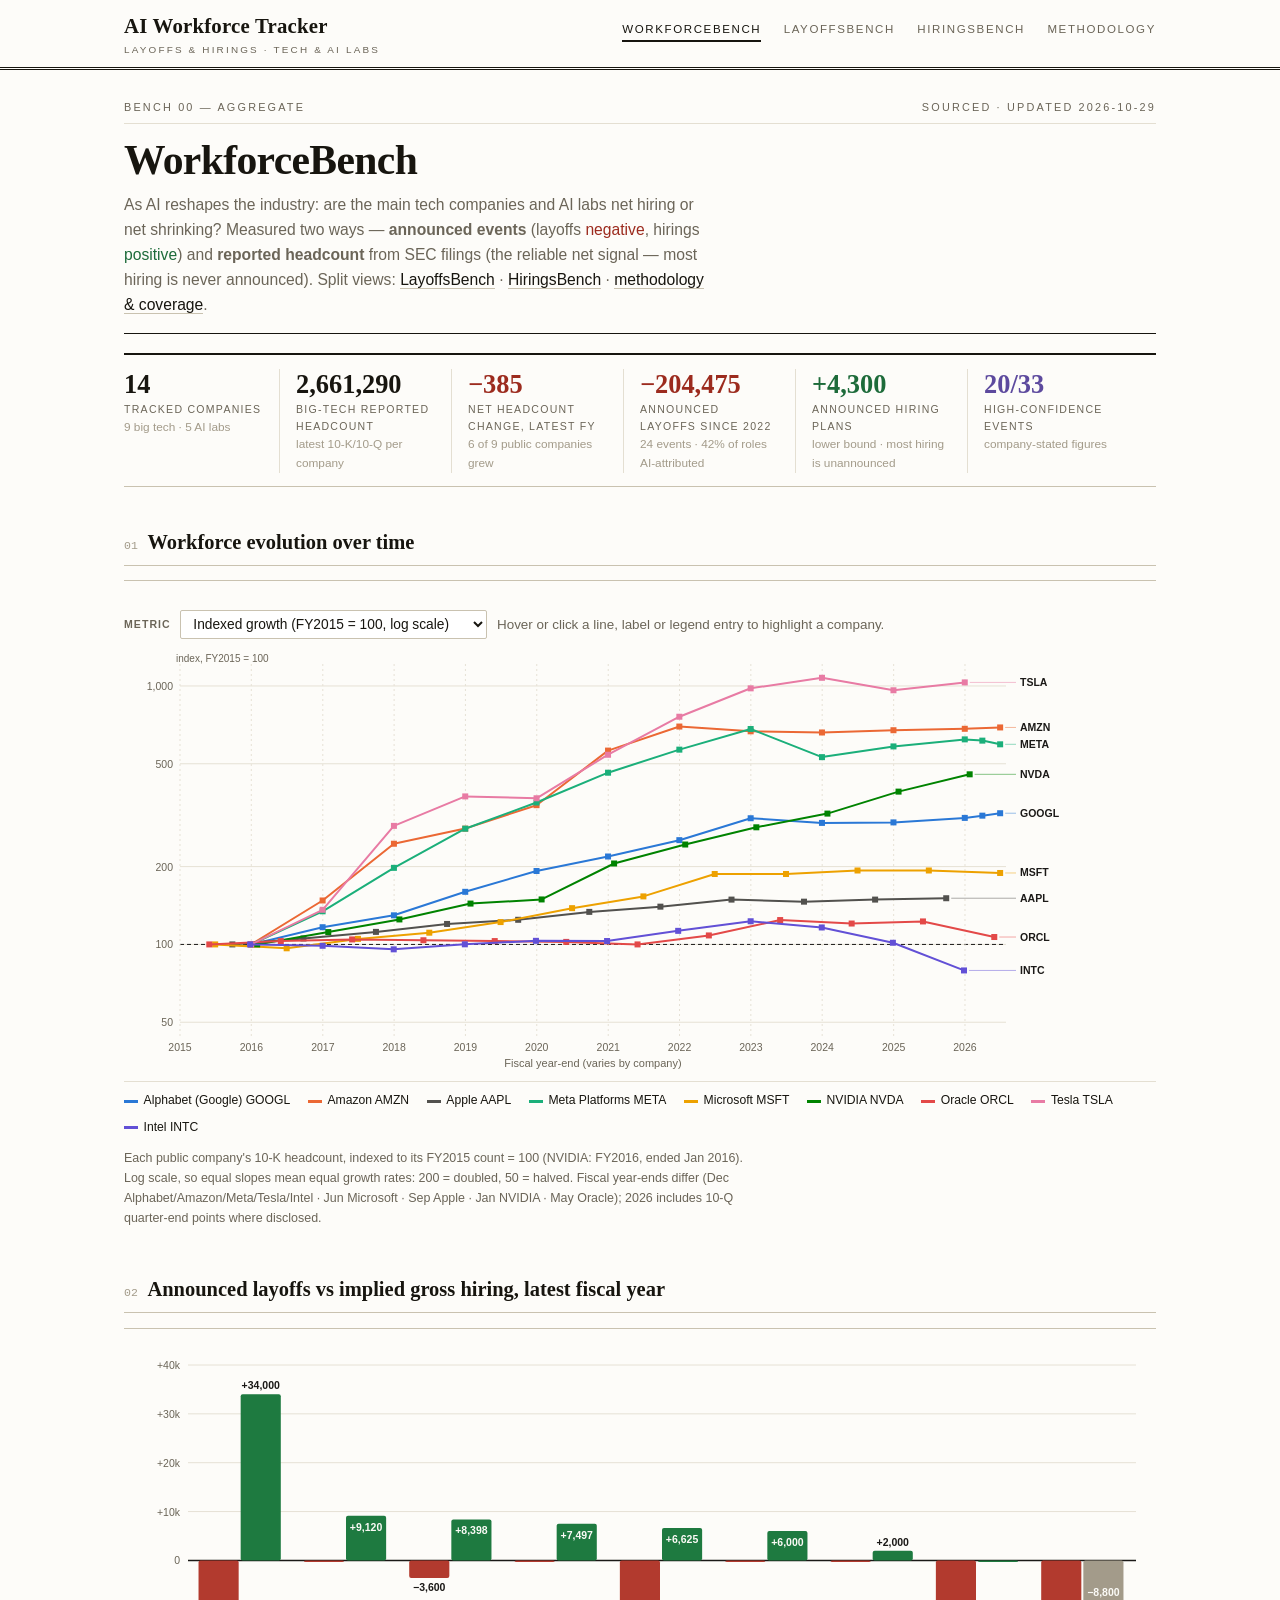
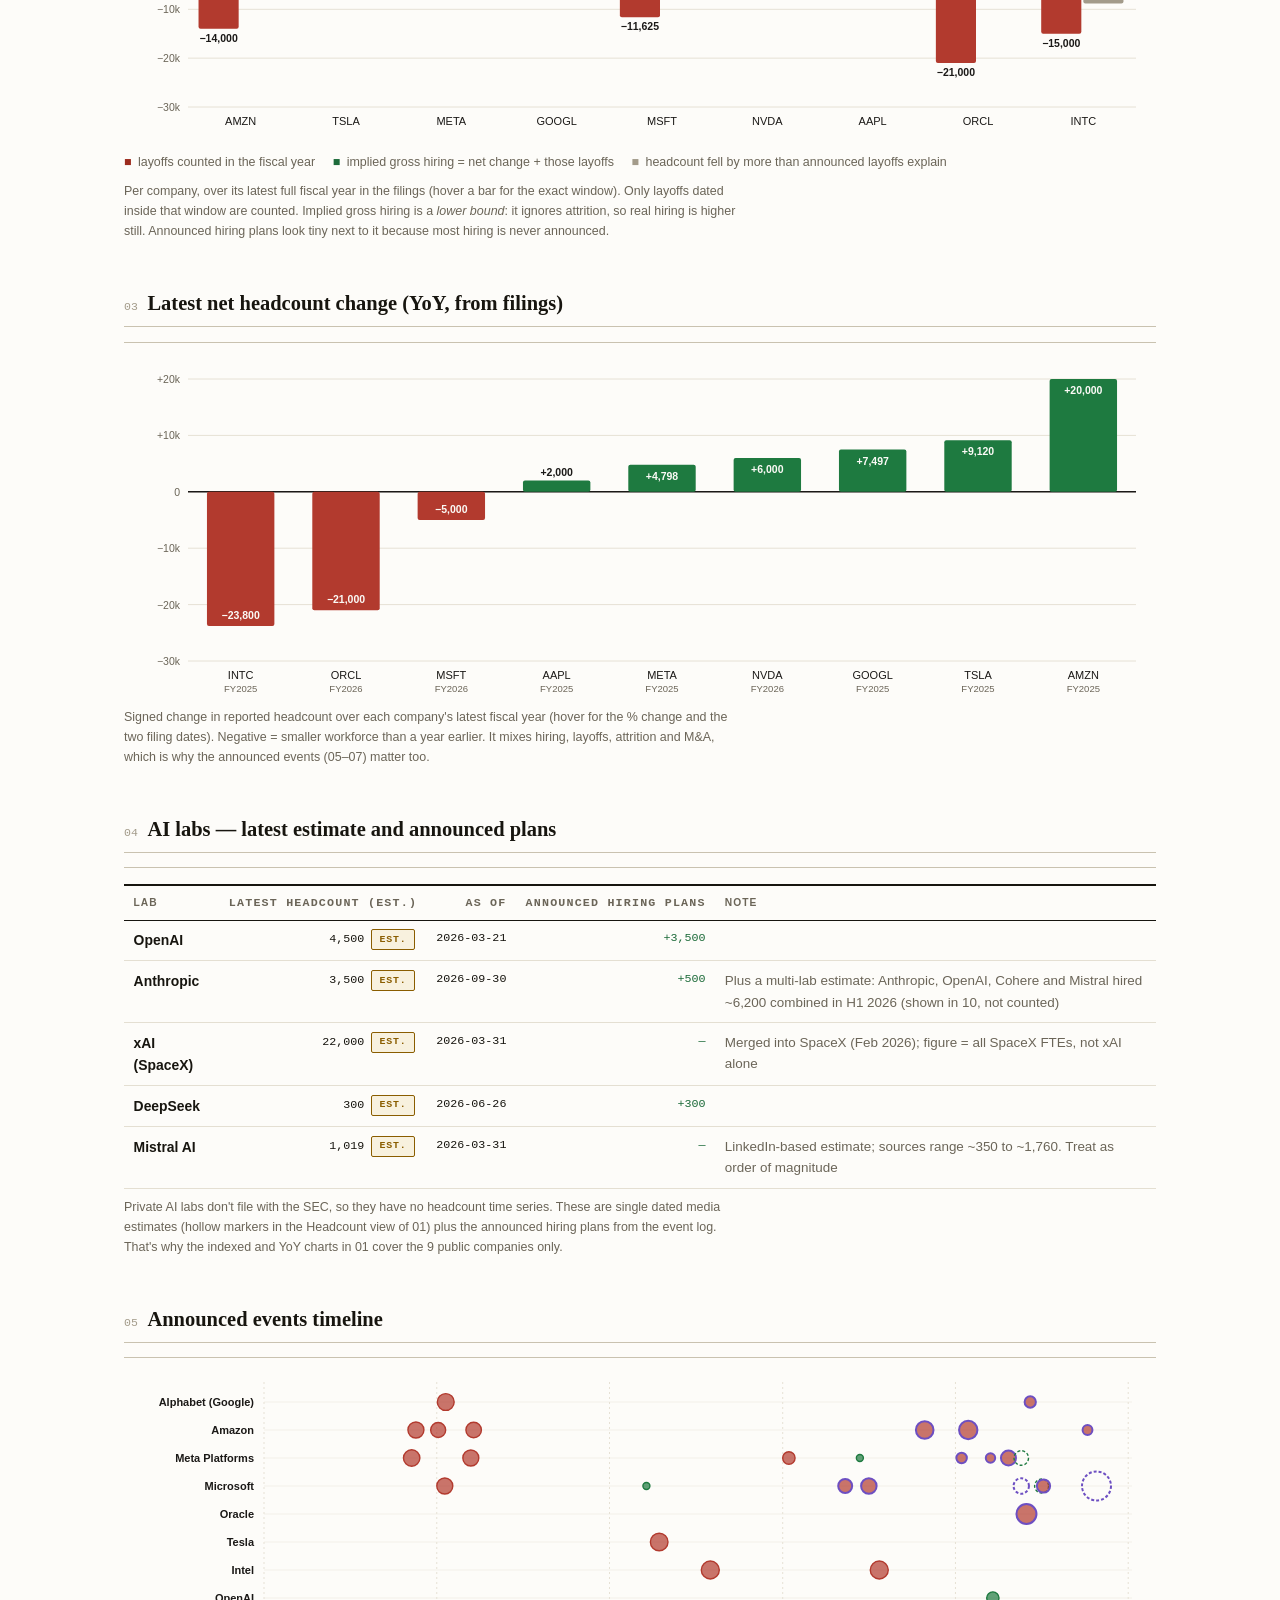
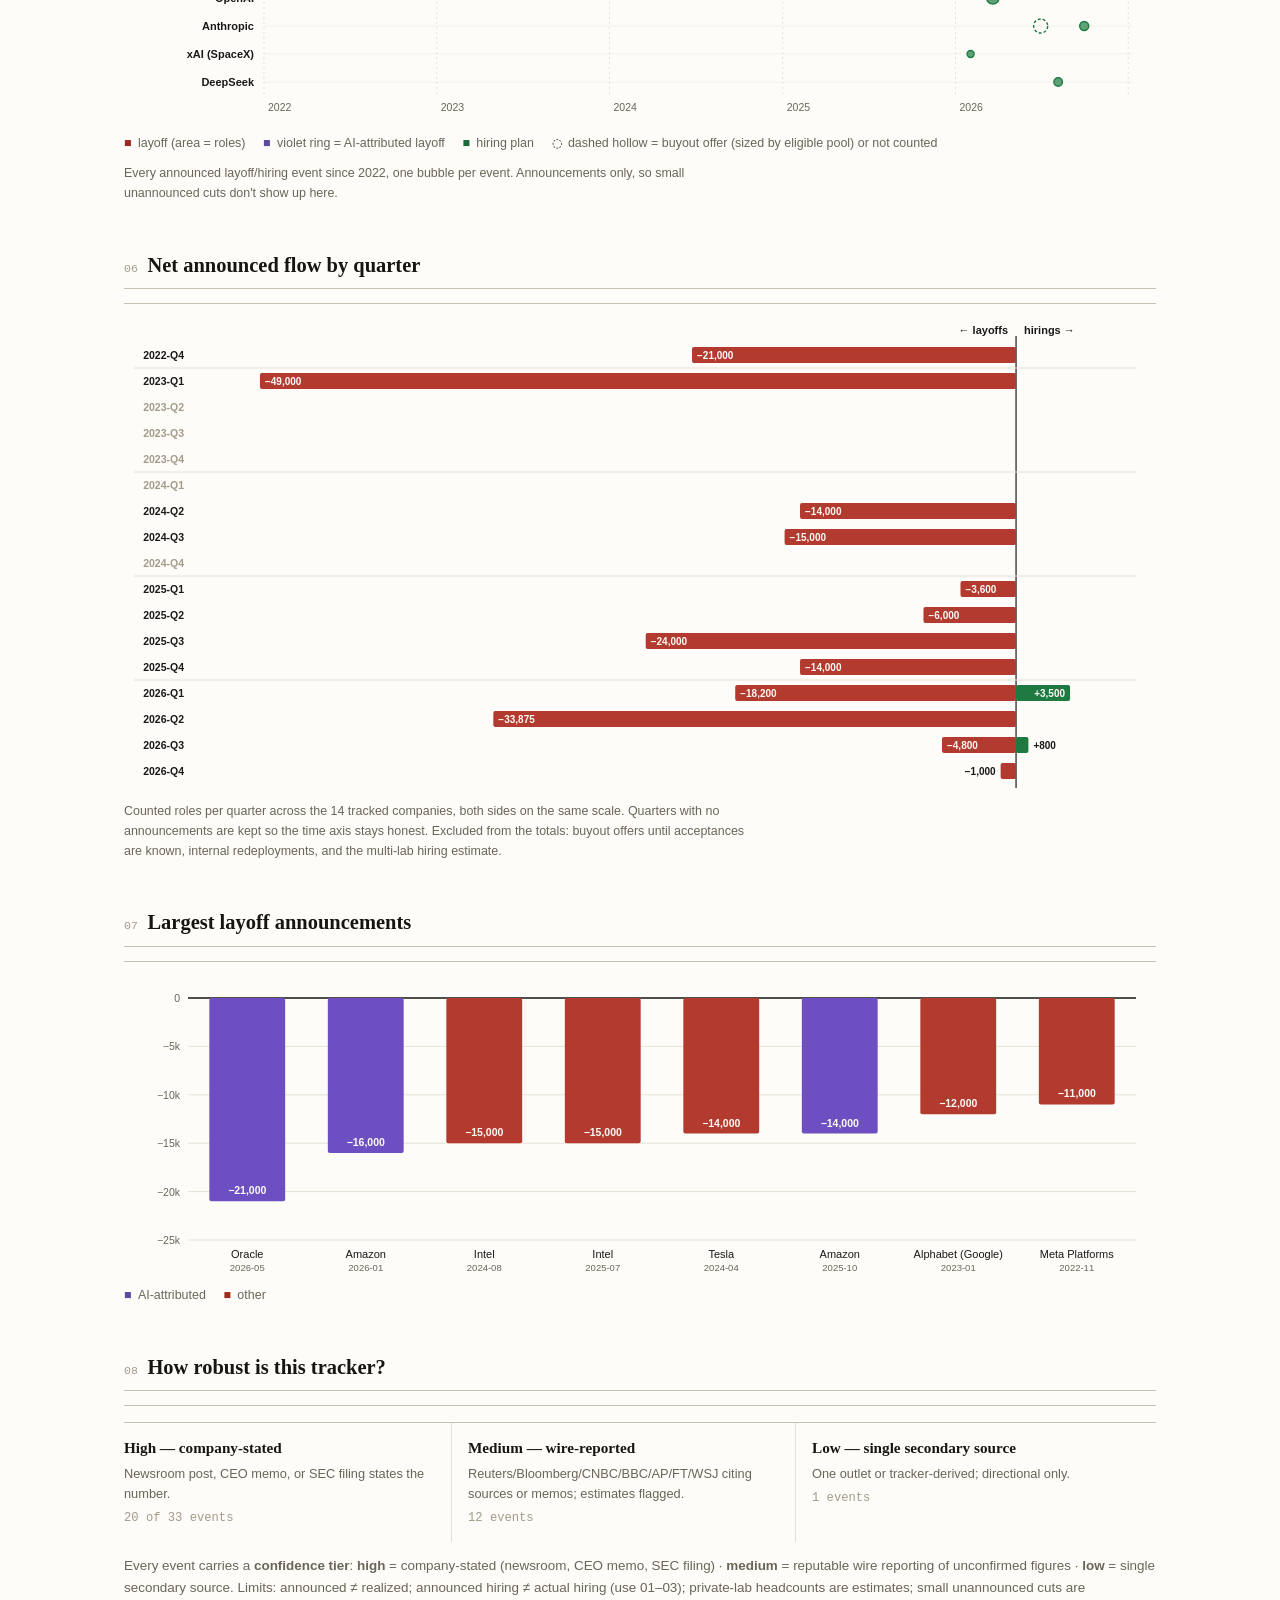
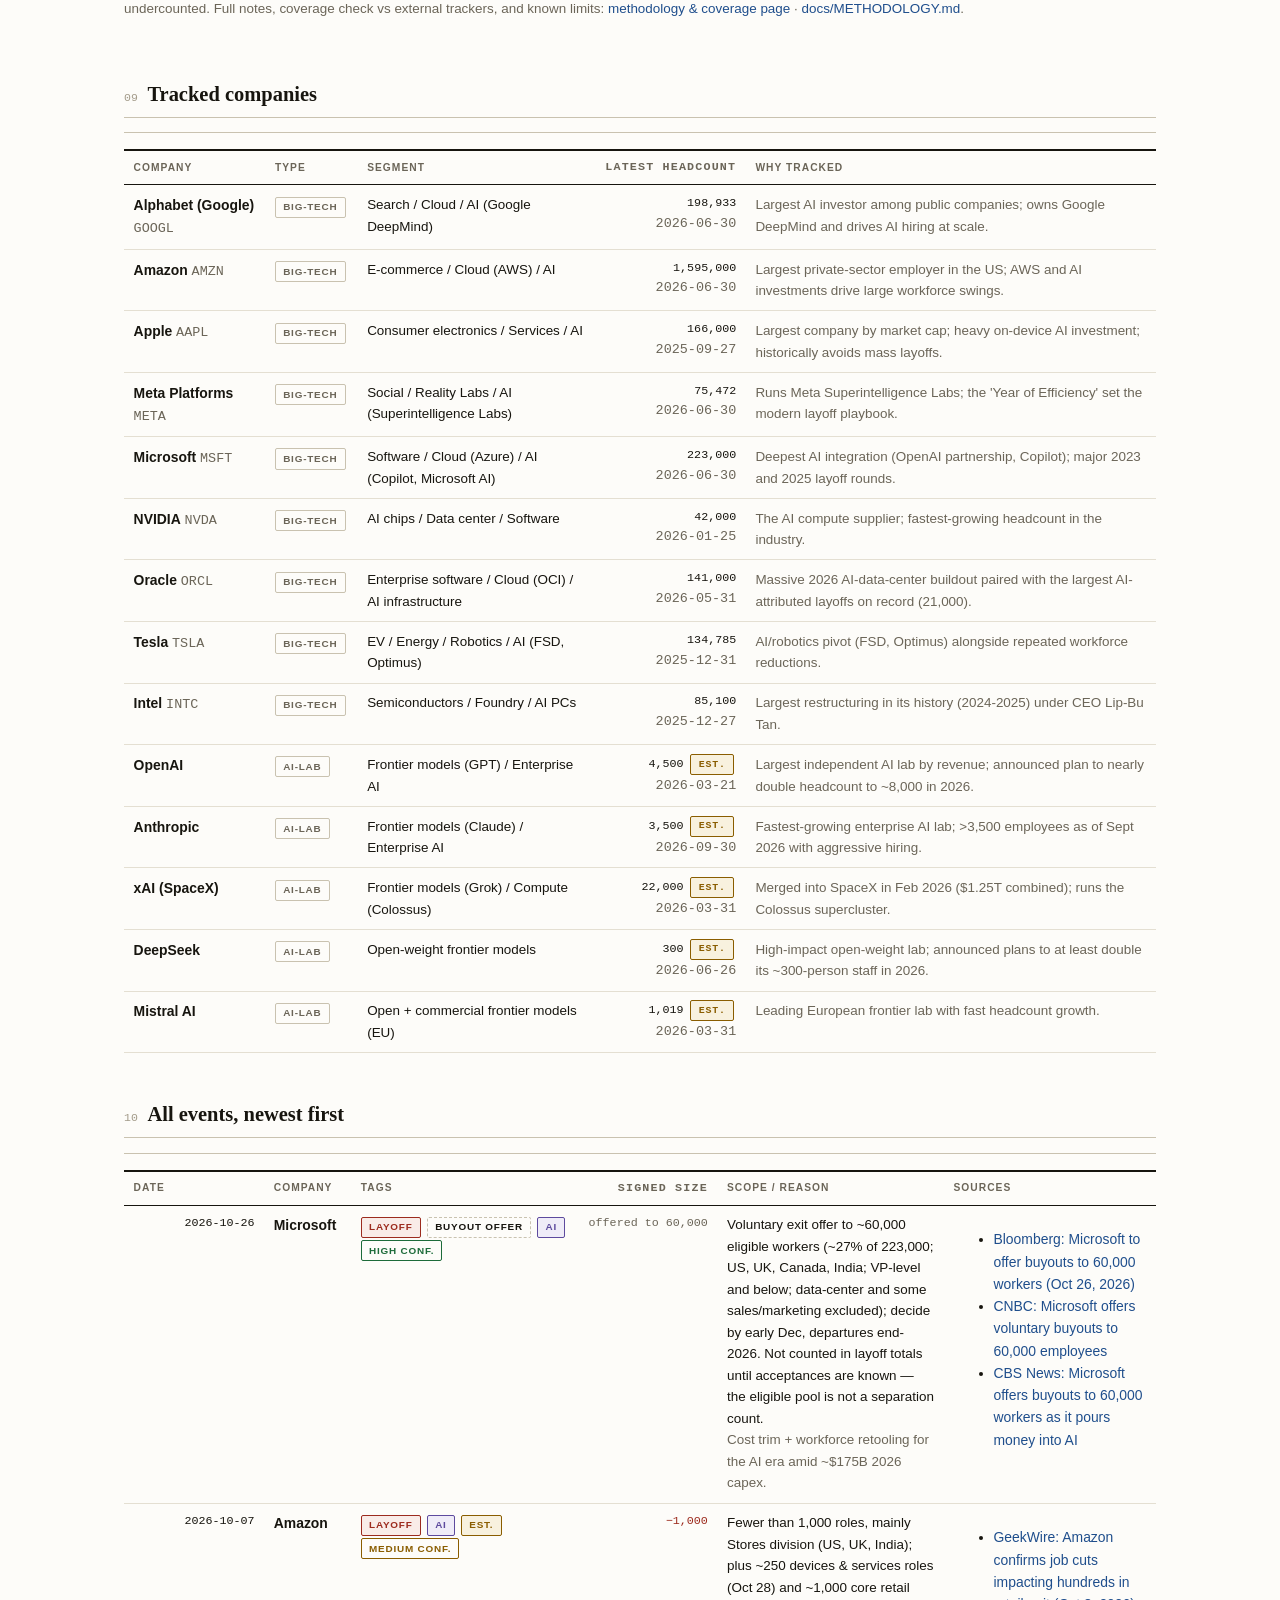
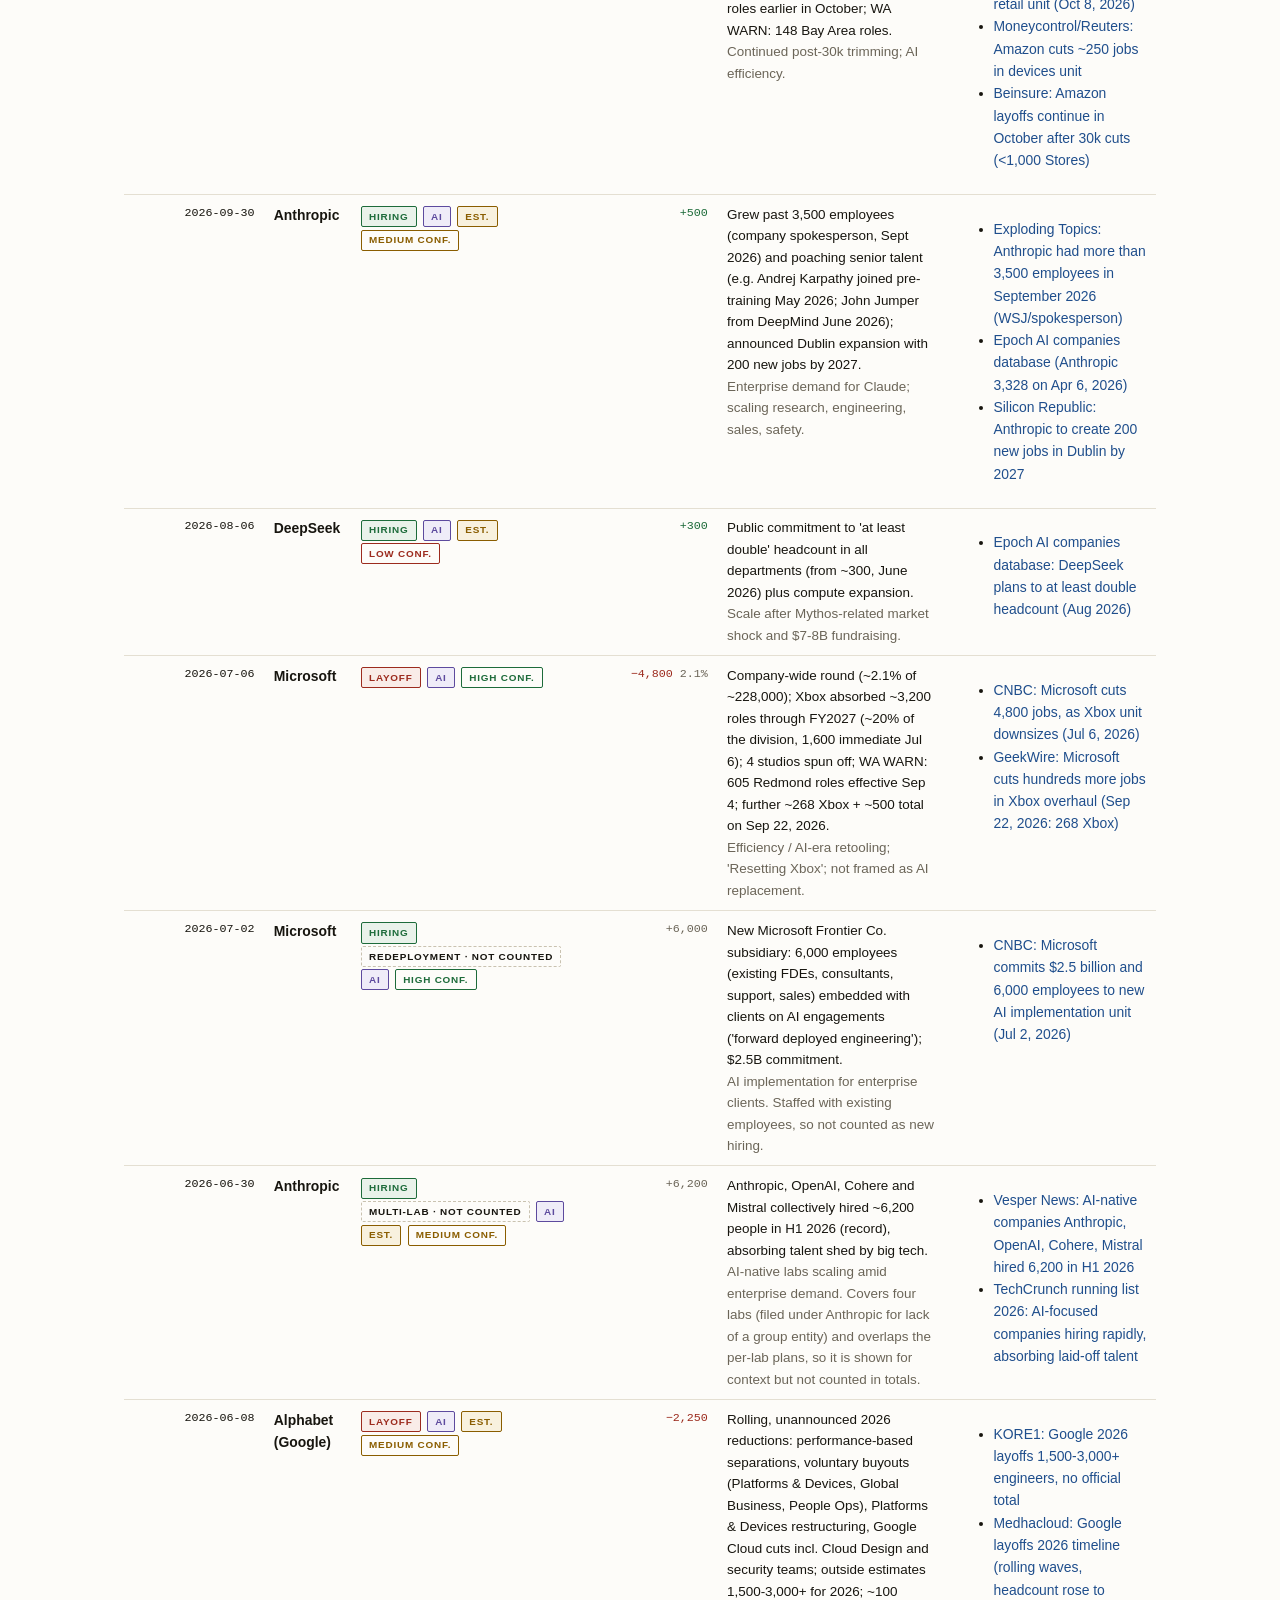
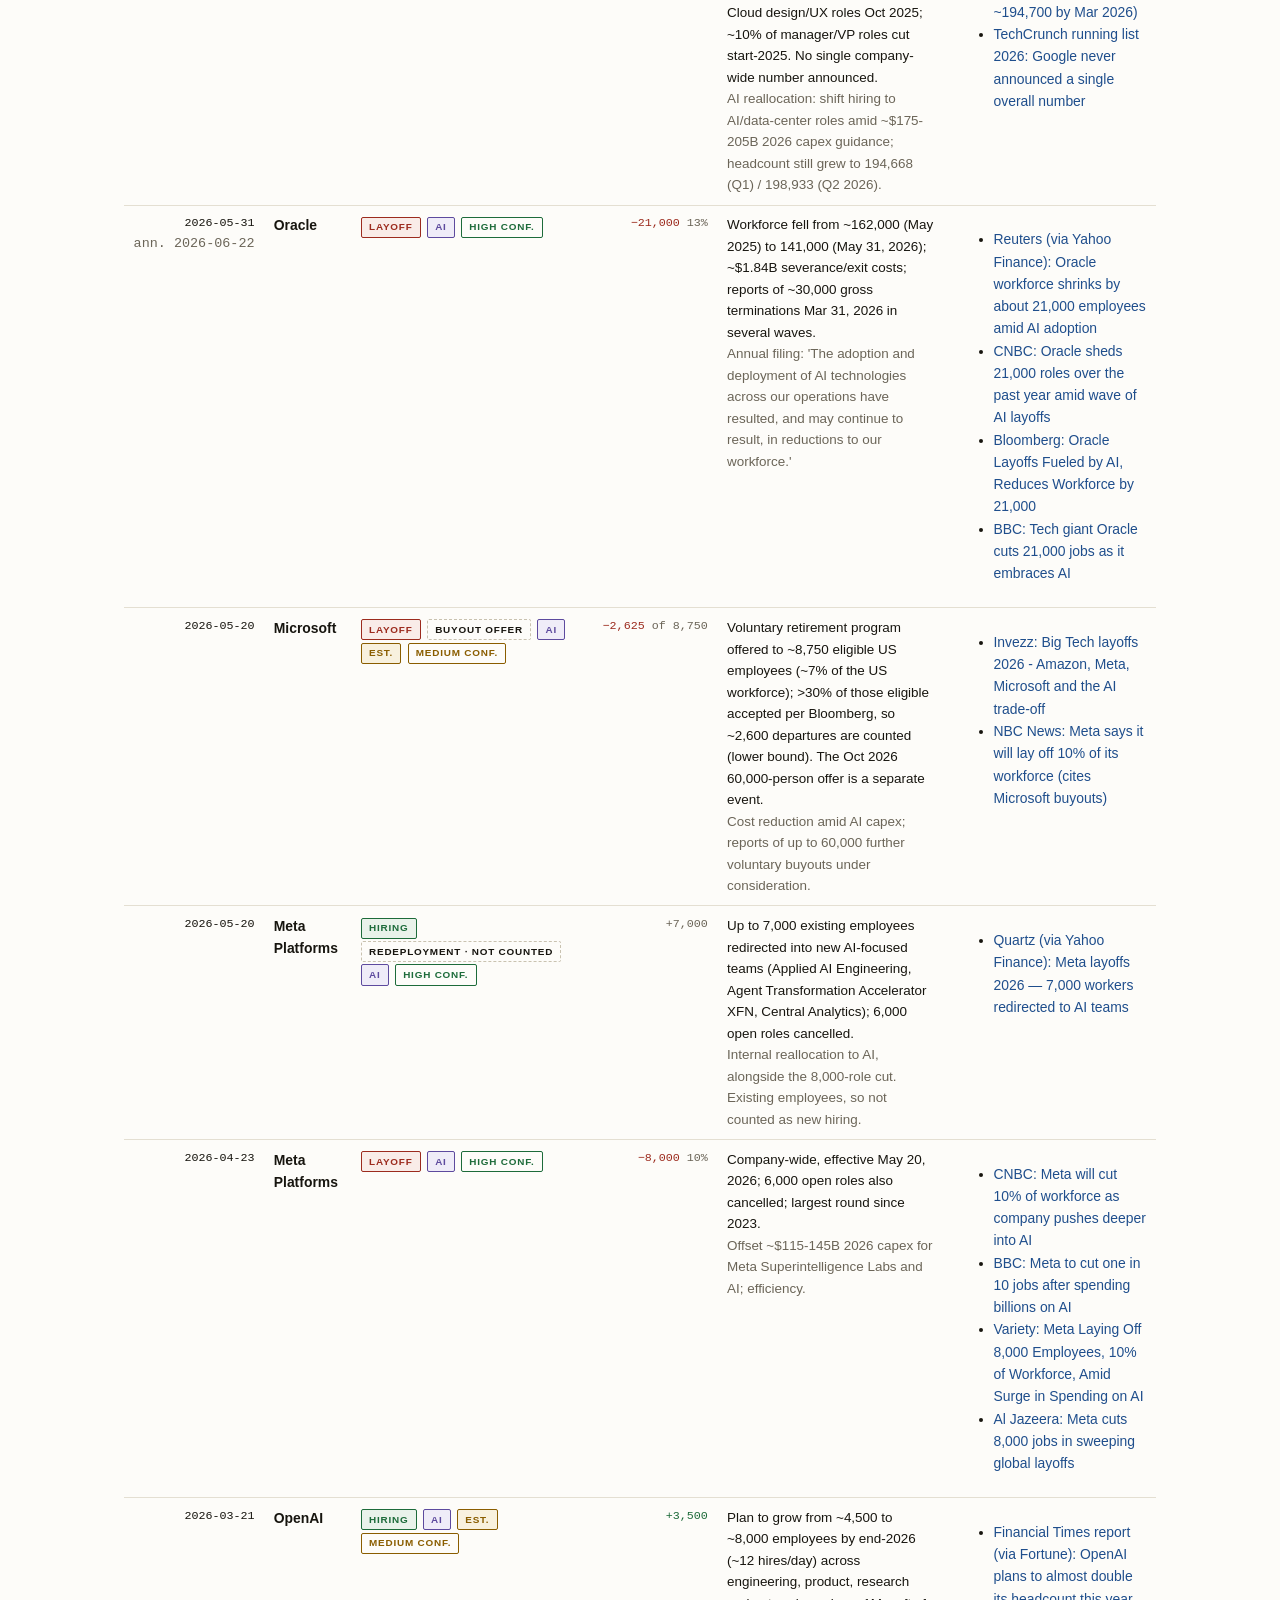
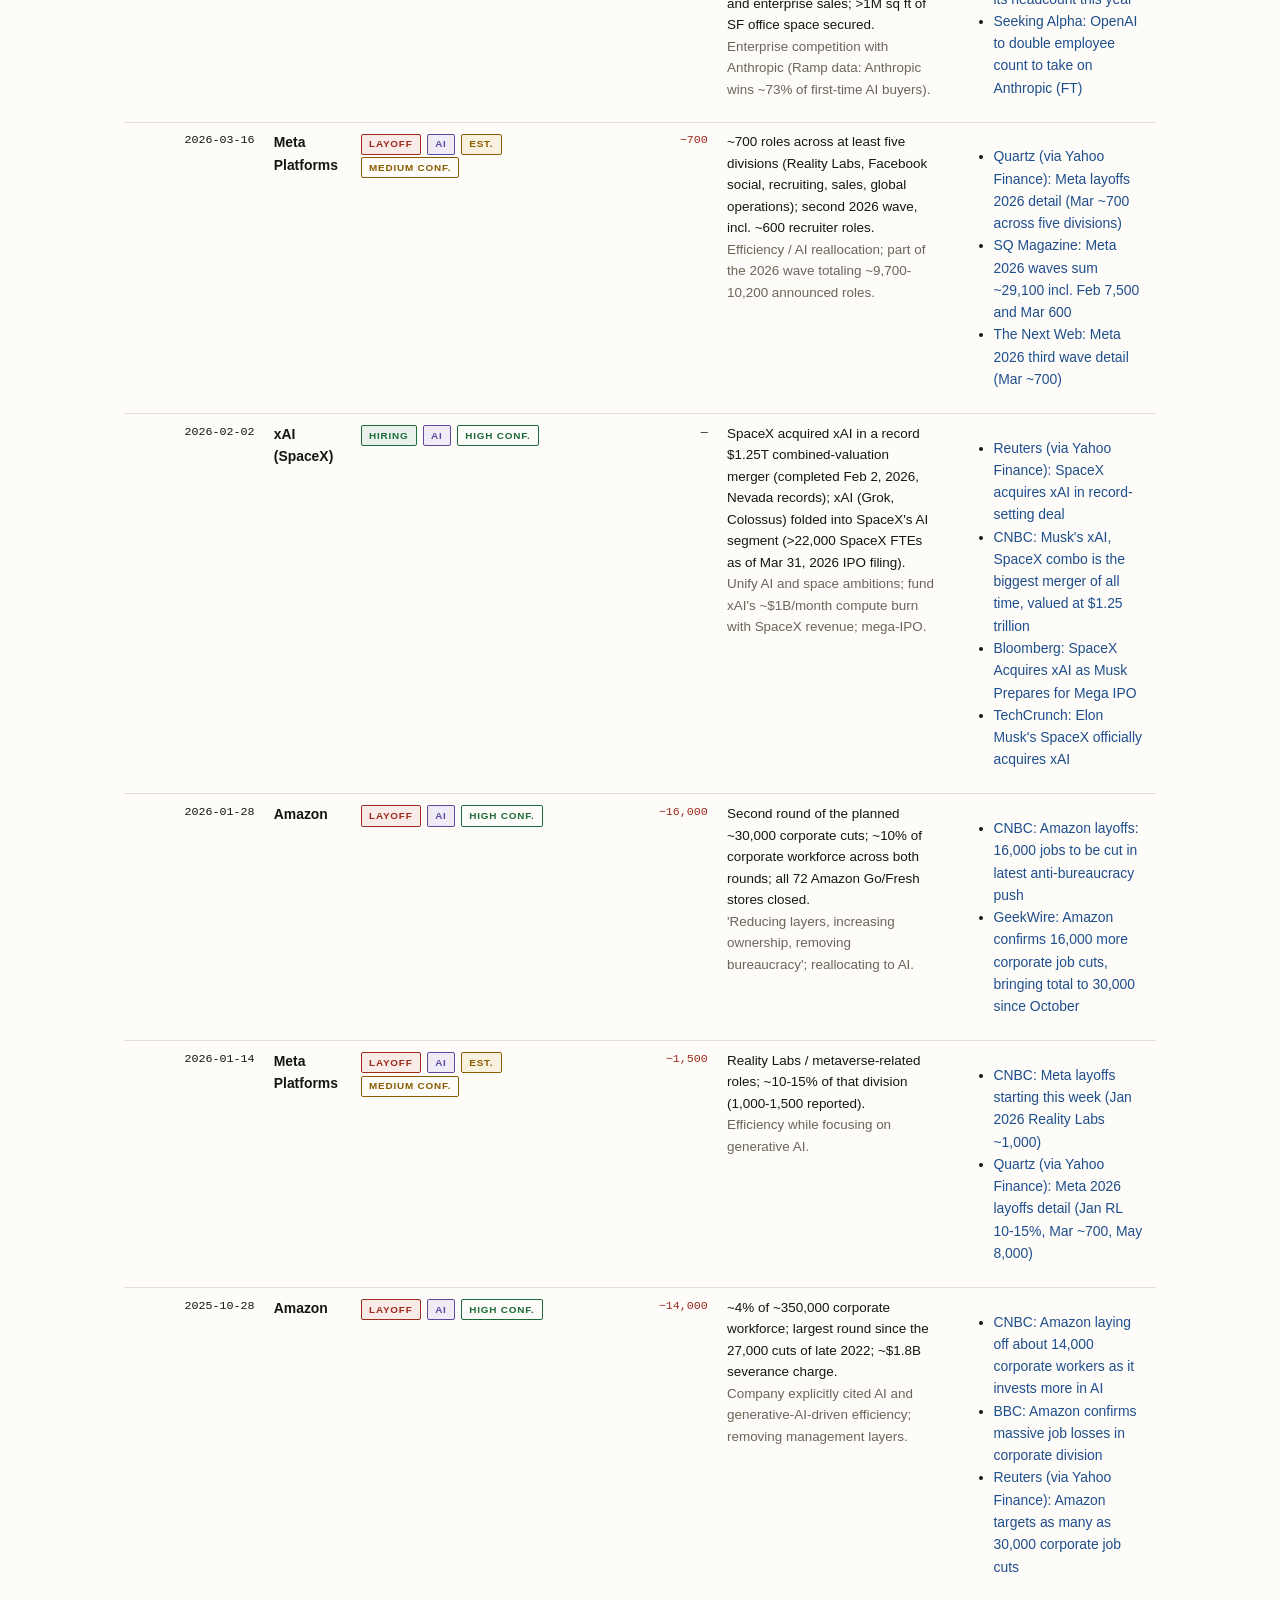
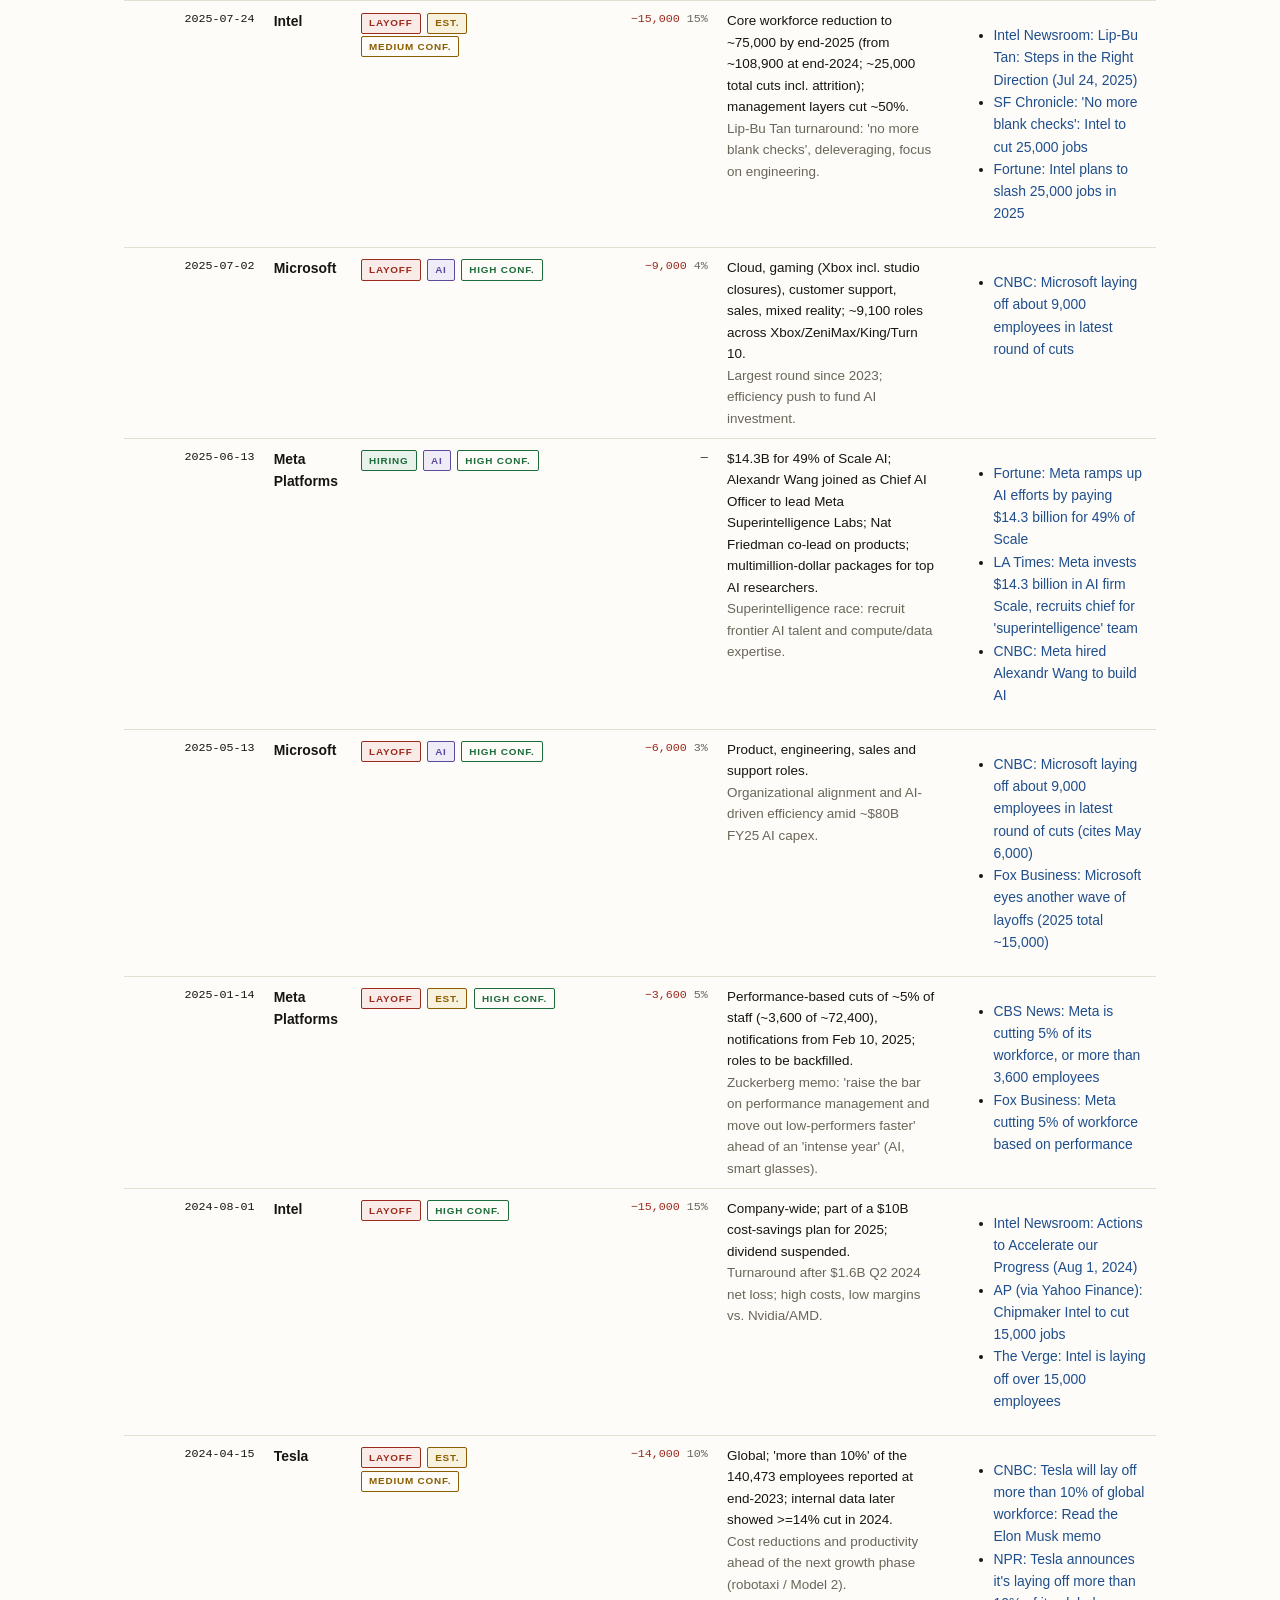
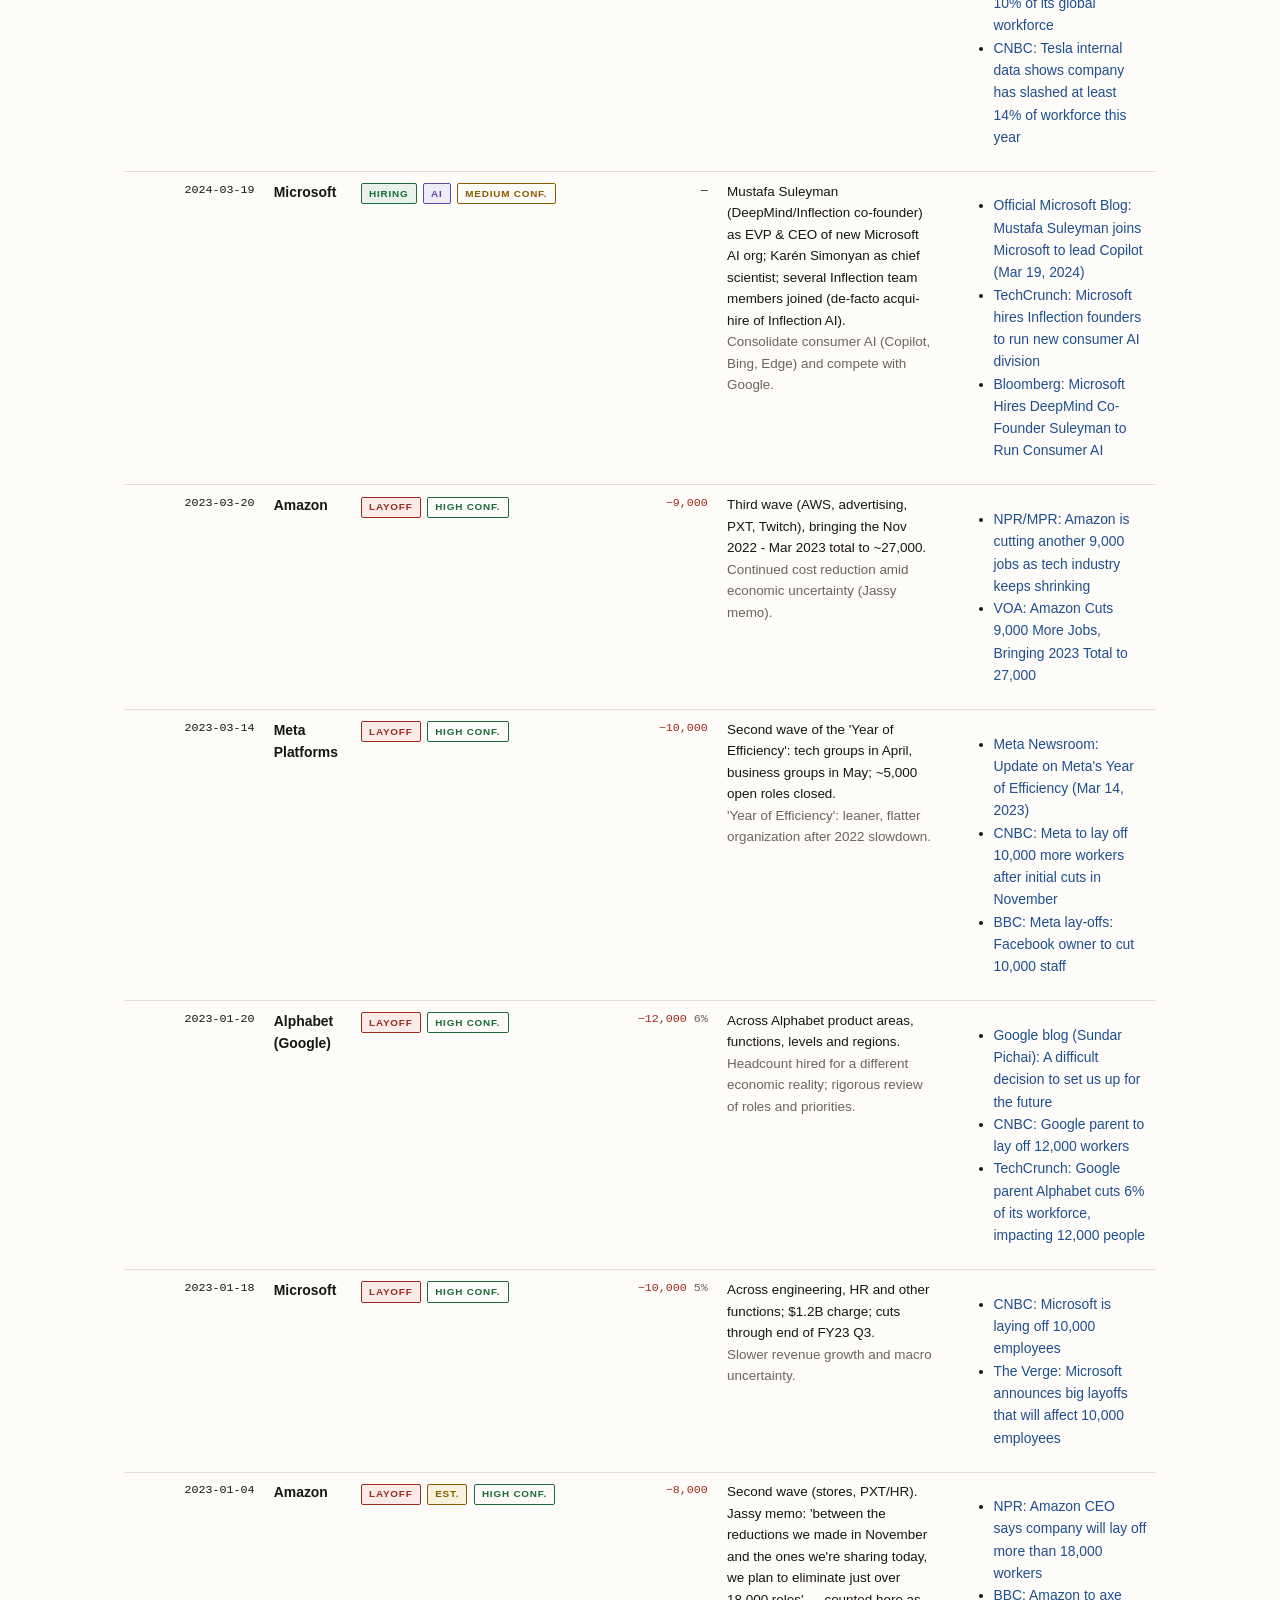
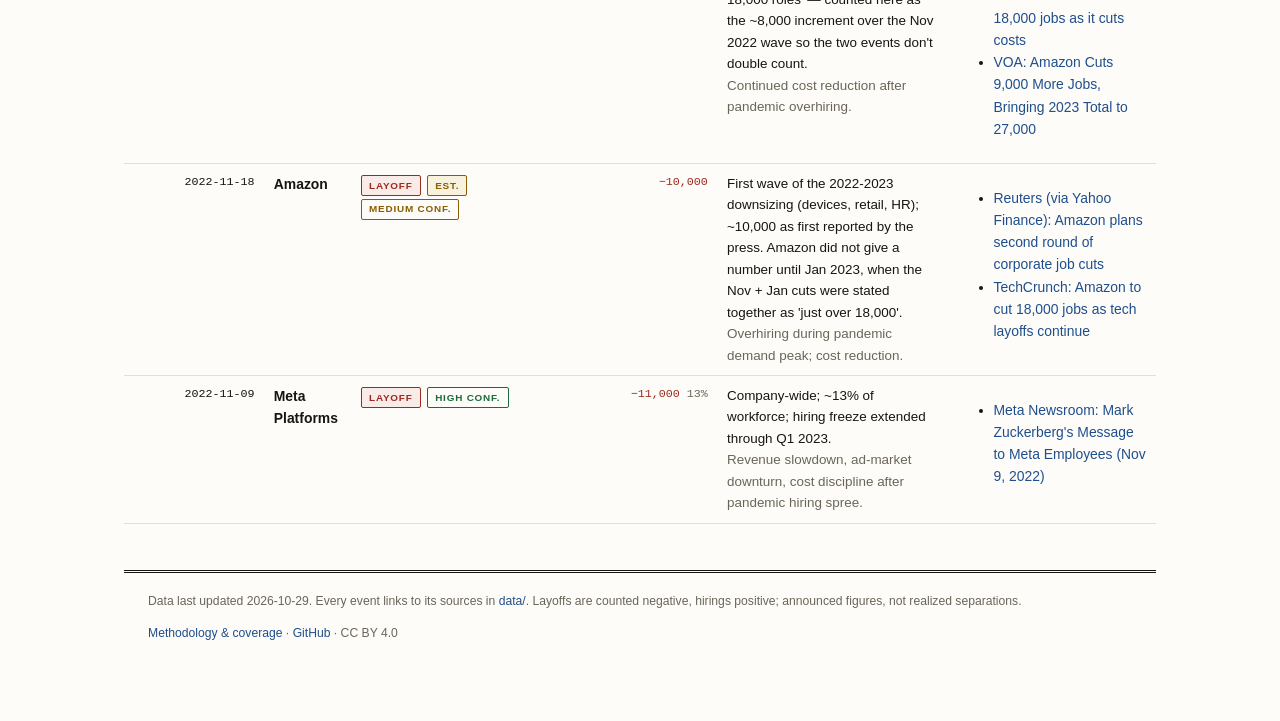
<file: index.html>
<!DOCTYPE html>
<html lang="en">
<head>
<meta charset="utf-8">
<meta name="viewport" content="width=device-width, initial-scale=1">
<title>WorkforceBench — AI Workforce Tracker</title>
<meta name="description" content="WorkforceBench: how the workforce of the main tech companies and AI labs is moving — layoffs negative, hirings positive, plus reported headcount over time.">
<link rel="stylesheet" href="assets/css/style.css?v=29">
</head>
<body>
<main>
  <div class="hero">
    <div class="kicker"><span>Bench 00 — aggregate</span><span>sourced · updated 2026-10-29</span></div>
    <h1>WorkforceBench</h1>
    <p class="lede">As AI reshapes the industry: are the main tech companies and AI labs net hiring or net shrinking? Measured two ways —
      <strong>announced events</strong> (layoffs <span class="neg">negative</span>, hirings <span class="pos">positive</span>) and
      <strong>reported headcount</strong> from SEC filings (the reliable net signal — most hiring is never announced).
      Split views: <a href="layoffs.html">LayoffsBench</a> · <a href="hirings.html">HiringsBench</a> ·
      <a href="methodology.html">methodology &amp; coverage</a>.</p>
  </div>

  <section class="statline" id="kpis"></section>

  <h2><span class="no">01</span>Workforce evolution over time</h2>
  <div class="panel">
    <div class="filters">
      <label for="hc-mode">Metric</label>
      <select id="hc-mode">
        <option value="indexed" selected>Indexed growth (FY2015 = 100, log scale)</option>
        <option value="yoy">Year-over-year change (%)</option>
        <option value="level">Headcount (log scale, incl. AI-lab estimates)</option>
      </select>
      <span class="small muted">Hover or click a line, label or legend entry to highlight a company.</span>
    </div>
    <div id="headcount-lines"></div>
    <p class="cap" id="hc-cap"></p>
  </div>

  <h2><span class="no">02</span>Announced layoffs vs implied gross hiring, latest fiscal year</h2>
  <div class="panel">
    <div id="hiring-gap"></div>
    <div class="legend"><span class="l-red">layoffs counted in the fiscal year</span><span class="l-green">implied gross hiring = net change + those layoffs</span><span class="l-gray">headcount fell by more than announced layoffs explain</span></div>
    <p class="cap">Per company, over its latest full fiscal year in the filings (hover a bar for the exact window). Only layoffs dated inside that window are counted. Implied gross hiring is a <em>lower bound</em>: it ignores attrition, so real hiring is higher still. Announced hiring plans look tiny next to it because most hiring is never announced.</p>
  </div>

  <h2><span class="no">03</span>Latest net headcount change (YoY, from filings)</h2>
  <div class="panel">
    <div id="net-hc"></div>
    <p class="cap">Signed change in reported headcount over each company's latest fiscal year (hover for the % change and the two filing dates). Negative = smaller workforce than a year earlier. It mixes hiring, layoffs, attrition and M&amp;A, which is why the announced events (05–07) matter too.</p>
  </div>

  <h2><span class="no">04</span>AI labs — latest estimate and announced plans</h2>
  <div class="panel" style="overflow-x:auto">
    <table class="data">
      <thead><tr><th>Lab</th><th class="num">Latest headcount (est.)</th><th class="num">As of</th><th class="num">Announced hiring plans</th><th>Note</th></tr></thead>
      <tbody id="labs-body"></tbody>
    </table>
    <p class="cap">Private AI labs don't file with the SEC, so they have no headcount time series. These are single dated media estimates (hollow markers in the Headcount view of 01) plus the announced hiring plans from the event log. That's why the indexed and YoY charts in 01 cover the 9 public companies only.</p>
  </div>

  <h2><span class="no">05</span>Announced events timeline</h2>
  <div class="panel">
    <div id="events-scatter"></div>
    <div class="legend"><span class="l-red">layoff (area = roles)</span><span class="l-violet">violet ring = AI-attributed layoff</span><span class="l-green">hiring plan</span><span class="l-hollow">dashed hollow = buyout offer (sized by eligible pool) or not counted</span></div>
    <p class="cap">Every announced layoff/hiring event since 2022, one bubble per event. Announcements only, so small unannounced cuts don't show up here.</p>
  </div>

  <h2><span class="no">06</span>Net announced flow by quarter</h2>
  <div class="panel">
    <div id="netflow-chart"></div>
    <p class="cap">Counted roles per quarter across the 14 tracked companies, both sides on the same scale. Quarters with no announcements are kept so the time axis stays honest. Excluded from the totals: buyout offers until acceptances are known, internal redeployments, and the multi-lab hiring estimate.</p>
  </div>

  <h2><span class="no">07</span>Largest layoff announcements</h2>
  <div class="panel">
    <div id="top-layoffs"></div>
    <div class="legend"><span class="l-violet">AI-attributed</span><span class="l-red">other</span></div>
  </div>

  <h2><span class="no">08</span>How robust is this tracker?</h2>
  <div class="panel">
    <div class="tiers" id="tiers"></div>
    <p class="small muted">Every event carries a <strong>confidence tier</strong>: <strong>high</strong> = company-stated (newsroom, CEO memo, SEC filing) ·
      <strong>medium</strong> = reputable wire reporting of unconfirmed figures · <strong>low</strong> = single secondary source.
      Limits: announced ≠ realized; announced hiring ≠ actual hiring (use 01–03); private-lab headcounts are estimates; small unannounced cuts are undercounted.
      Full notes, coverage check vs external trackers, and known limits: <a href="methodology.html">methodology &amp; coverage page</a> · <a href="https://github.com/amayuelas/ai-workforce/blob/main/docs/METHODOLOGY.md">docs/METHODOLOGY.md</a>.</p>
  </div>

  <h2><span class="no">09</span>Tracked companies</h2>
  <div class="panel" style="overflow-x:auto">
    <table class="data">
      <thead><tr><th>Company</th><th>Type</th><th>Segment</th><th class="num">Latest headcount</th><th>Why tracked</th></tr></thead>
      <tbody id="companies-body"></tbody>
    </table>
  </div>

  <h2><span class="no">10</span>All events, newest first</h2>
  <div class="panel" style="overflow-x:auto">
    <table class="data">
      <thead><tr><th>Date</th><th>Company</th><th>Tags</th><th class="num">Signed size</th><th>Scope / reason</th><th>Sources</th></tr></thead>
      <tbody id="events-body"></tbody>
    </table>
  </div>
</main>

<script src="assets/js/app.js?v=29"></script>
<script>
AIW.loadAll().then(function (d) {
  document.body.insertAdjacentHTML("afterbegin", AIW.header("WorkforceBench"));
  document.querySelector("main").insertAdjacentHTML("beforeend", AIW.footer(d.updated));

  var layoffs = d.events.filter(function (e) { return e.type === "layoff"; });
  var hirings = d.events.filter(function (e) { return e.type === "hiring"; });
  var sum = function (evs) { return evs.reduce(function (a, e) { return a + AIW.counted(e); }, 0); };
  var totalLaid = sum(layoffs);
  var totalAI = sum(layoffs.filter(function (e) { return e.ai_related; }));
  var totalHired = sum(hirings);
  var net = totalHired - totalLaid;
  var confCount = { high: 0, medium: 0, low: 0 };
  d.events.forEach(function (e) { confCount[e.confidence] = (confCount[e.confidence] || 0) + 1; });
  var nBig = d.companies.filter(function (c) { return c.type === "big-tech"; }).length;
  var nLab = d.companies.length - nBig;

  var latest = AIW.latestSnapshots(d.headcount);
  var nhc = AIW.netHeadcountChange(d.companies, d.headcount);
  var netFiled = nhc.reduce(function (a, r) { return a + r.value; }, 0);
  var grew = nhc.filter(function (r) { return r.value > 0; }).length;
  var publicHC = d.companies.filter(function (c) { return c.type === "big-tech" && latest[c.id]; })
    .reduce(function (a, c) { return a + latest[c.id].employees; }, 0);

  AIW.statline(document.getElementById("kpis"), [
    { label: "Tracked companies", value: AIW.fmt(d.companies.length), cls: "ink", hint: nBig + " big tech · " + nLab + " AI labs" },
    { label: "Big-tech reported headcount", value: AIW.fmt(publicHC), cls: "ink", hint: "latest 10-K/10-Q per company" },
    { label: "Net headcount change, latest FY", value: AIW.fmtSigned(netFiled), cls: netFiled < 0 ? "red" : "green", hint: grew + " of " + nhc.length + " public companies grew" },
    { label: "Announced layoffs since 2022", value: "−" + AIW.fmt(totalLaid), cls: "red", hint: layoffs.length + " events · " + Math.round(100 * totalAI / totalLaid) + "% of roles AI-attributed" },
    { label: "Announced hiring plans", value: "+" + AIW.fmt(totalHired), cls: "green", hint: "lower bound · most hiring is unannounced" },
    { label: "High-confidence events", value: confCount.high + "/" + d.events.length, cls: "violet", hint: "company-stated figures" }
  ]);

  var CAPS = {
    indexed: "Each public company's 10-K headcount, indexed to its FY2015 count = 100 (NVIDIA: FY2016, ended Jan 2016). Log scale, so equal slopes mean equal growth rates: 200 = doubled, 50 = halved. Fiscal year-ends differ (Dec Alphabet/Amazon/Meta/Tesla/Intel · Jun Microsoft · Sep Apple · Jan NVIDIA · May Oracle); 2026 includes 10-Q quarter-end points where disclosed.",
    yoy: "Change vs the filing one fiscal year earlier, per company. Quarter-end 10-Q points without a year-ago match are skipped, so every point is a true 12-month change.",
    level: "Reported employees on a log scale. Amazon (~1.6M, mostly logistics) would flatten everyone else on a linear axis. AI labs are hollow markers: single dated media estimates (xAI = all SpaceX FTEs after the Feb 2026 merger), not filings."
  };
  function drawHC() {
    var mode = document.getElementById("hc-mode").value;
    var el = document.getElementById("headcount-lines");
    if (mode === "yoy") {
      AIW.lineChart(el, AIW.yoySeries(d.companies, d.headcount), {
        height: 400, zeroLine: true, yLabel: "YoY %",
        yFmt: function (v) { return (v > 0 ? "+" : "") + v.toFixed(Math.abs(v) < 10 && v % 1 ? 1 : 0) + "%"; },
        xLabel: "Fiscal year-end (varies by company)"
      });
    } else if (mode === "indexed") {
      AIW.lineChart(el, AIW.indexedSeries(d.companies, d.headcount), {
        height: 420, log: true, refLine: 100, yTicks: [50, 100, 200, 500, 1000], yLabel: "index, FY2015 = 100",
        yFmt: function (v) { return v >= 99.5 ? AIW.fmt(Math.round(v)) : v.toFixed(0); },
        xLabel: "Fiscal year-end (varies by company)"
      });
    } else {
      AIW.lineChart(el, AIW.levelSeries(d.companies, d.headcount), {
        height: 460, log: true, yTicks: [100, 300, 1000, 3000, 10000, 30000, 100000, 300000, 1000000, 3000000], yLabel: "employees",
        yFmt: function (v) { return AIW.fmtCompact(v); },
        xLabel: "Fiscal year-end (varies by company)"
      });
    }
    document.getElementById("hc-cap").textContent = CAPS[mode];
  }
  document.getElementById("hc-mode").addEventListener("change", drawHC);

  var gap = AIW.impliedHiring(d.companies, d.headcount, d.events);
  var gapRows = [];
  gap.forEach(function (r) {
    var win = " · FY window " + r.from + " → " + r.to;
    gapRows.push({ group: r.company, label: r.short, value: -r.announcedLayoffs, color: AIW.LAYOFF_COLOR,
      tip: r.label + " · layoffs counted in window: " + AIW.fmtSigned(-r.announcedLayoffs) + win });
    var neg = r.impliedGrossHiring < 0;
    gapRows.push({ group: r.company, label: r.short, value: r.impliedGrossHiring, color: neg ? AIW.GRAY : AIW.HIRING_COLOR,
      tip: r.label + (neg
        ? " · headcount fell " + AIW.fmt(-r.netChange) + ", " + AIW.fmt(-r.impliedGrossHiring) + " more than announced layoffs explain (attrition / unannounced cuts)"
        : " · implied gross hiring ≥ " + AIW.fmt(r.impliedGrossHiring) + " (net " + AIW.fmtSigned(r.netChange) + " + layoffs " + AIW.fmt(r.announcedLayoffs) + ")") + win });
  });

  var countedLayoffs = layoffs.filter(function (e) { return AIW.counted(e); });
  var top = countedLayoffs.slice().sort(function (a, b) { return b.size - a.size; }).slice(0, 8).map(function (e) {
    return { label: AIW.companyName(d.companies, e.company), label2: e.date.slice(0, 7), value: -e.size, color: e.ai_related ? AIW.AI_COLOR : AIW.LAYOFF_COLOR,
      tip: AIW.companyName(d.companies, e.company) + " · " + AIW.fmtSigned(-e.size) + " · " + e.date + (e.ai_related ? " · AI-attributed" : "") + (e.size_is_estimate ? " · estimate" : "") };
  });

  function drawCharts() {
    drawHC();
    AIW.signedBarChart(document.getElementById("hiring-gap"), gapRows, { height: 400 });
    AIW.signedBarChart(document.getElementById("net-hc"), AIW.netChangeRows(nhc), { height: 340 });
    AIW.eventScatter(document.getElementById("events-scatter"), d.companies, d.events, null);
    AIW.netFlowChart(document.getElementById("netflow-chart"), d.events, { rowH: 26 });
    AIW.signedBarChart(document.getElementById("top-layoffs"), top, { height: 300 });
  }
  drawCharts();
  AIW.onResize(drawCharts);

  document.getElementById("tiers").innerHTML = [
    { name: "High — company-stated", desc: "Newsroom post, CEO memo, or SEC filing states the number.", n: confCount.high + " of " + d.events.length + " events" },
    { name: "Medium — wire-reported", desc: "Reuters/Bloomberg/CNBC/BBC/AP/FT/WSJ citing sources or memos; estimates flagged.", n: confCount.medium + " events" },
    { name: "Low — single secondary source", desc: "One outlet or tracker-derived; directional only.", n: confCount.low + " events" }
  ].map(function (t) {
    return '<div class="tier"><div class="t-name">' + t.name + '</div><div class="t-desc">' + t.desc + '</div><div class="t-num">' + t.n + "</div></div>";
  }).join("");

  var labs = d.companies.filter(function (c) { return c.type === "ai-lab"; });
  var plans = {};
  d.events.forEach(function (e) {
    if (e.type === "hiring" && AIW.counted(e)) plans[e.company] = (plans[e.company] || 0) + AIW.counted(e);
  });
  var NOTES = {
    xai: "Merged into SpaceX (Feb 2026); figure = all SpaceX FTEs, not xAI alone",
    anthropic: "Plus a multi-lab estimate: Anthropic, OpenAI, Cohere and Mistral hired ~6,200 combined in H1 2026 (shown in 10, not counted)",
    mistral: "LinkedIn-based estimate; sources range ~350 to ~1,760. Treat as order of magnitude"
  };
  document.getElementById("labs-body").innerHTML = labs.map(function (c) {
    var hc = latest[c.id];
    return "<tr><td><strong>" + AIW.esc(c.name) + "</strong></td>" +
      '<td class="num">' + (hc ? AIW.fmt(hc.employees) + ' <span class="badge est">est.</span>' : "—") + "</td>" +
      '<td class="num small">' + (hc ? AIW.esc(hc.as_of) : "—") + "</td>" +
      '<td class="num pos">' + (plans[c.id] ? "+" + AIW.fmt(plans[c.id]) : "—") + "</td>" +
      '<td class="small muted">' + AIW.esc(NOTES[c.id] || "") + "</td></tr>";
  }).join("");
  AIW.companiesTable(document.getElementById("companies-body"), d.companies, d.headcount);
  AIW.eventsTable(document.getElementById("events-body"), d.companies, d.events, null);
});
</script>

<script>
/* Warm the cache: fetch sibling pages + data at idle so navigation feels instant. */
(function () {
  var me = location.pathname.split("/").pop() || "index.html";
  var pages = ["index.html", "layoffs.html", "hirings.html", "methodology.html"].filter(function (p) { return p !== me; });
  function warm() {
    pages.forEach(function (p) { var l = document.createElement("link"); l.rel = "prefetch"; l.href = p; document.head.appendChild(l); });
    ["data/companies.json", "data/events.json", "data/headcount.json", "data/coverage.json"].forEach(function (d) {
      fetch(d).catch(function () {});
    });
  }
  if ("requestIdleCallback" in window) requestIdleCallback(warm); else setTimeout(warm, 300);
})();
</script>
</body>
</html>
</file>
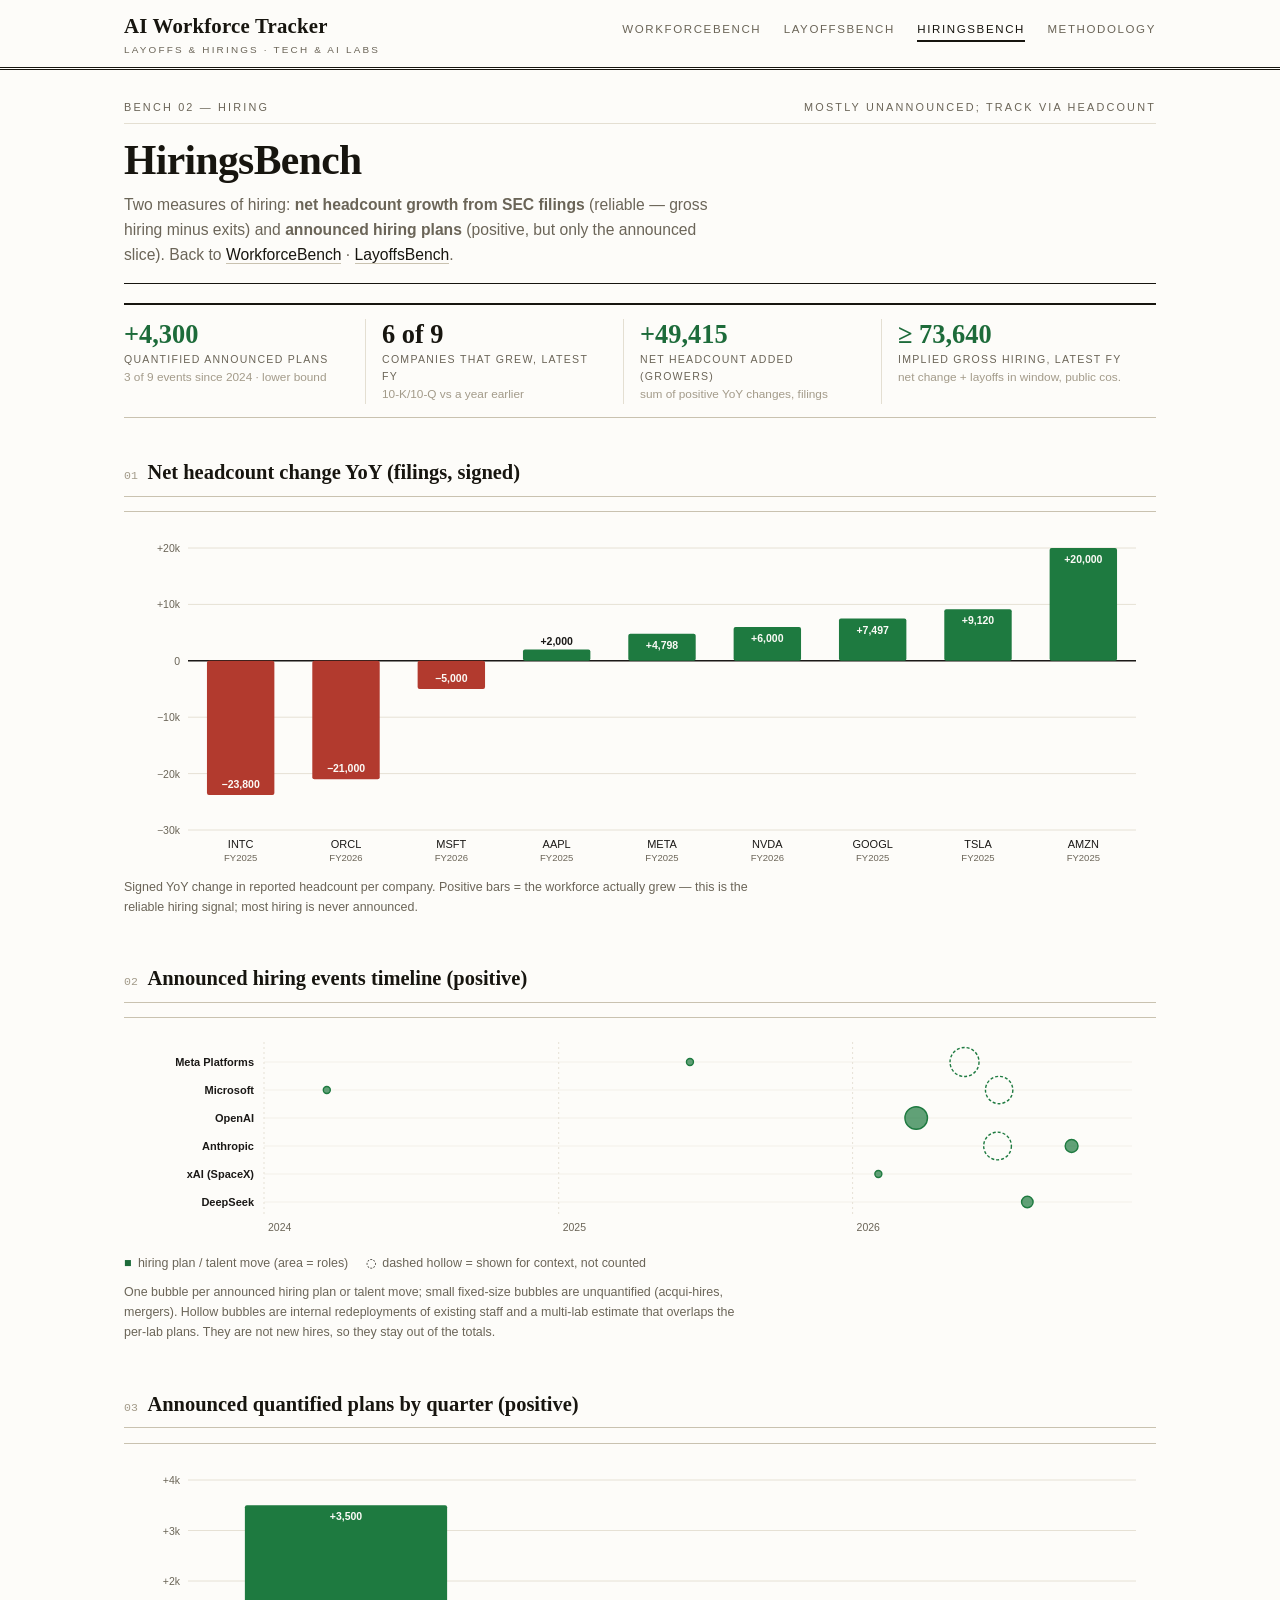
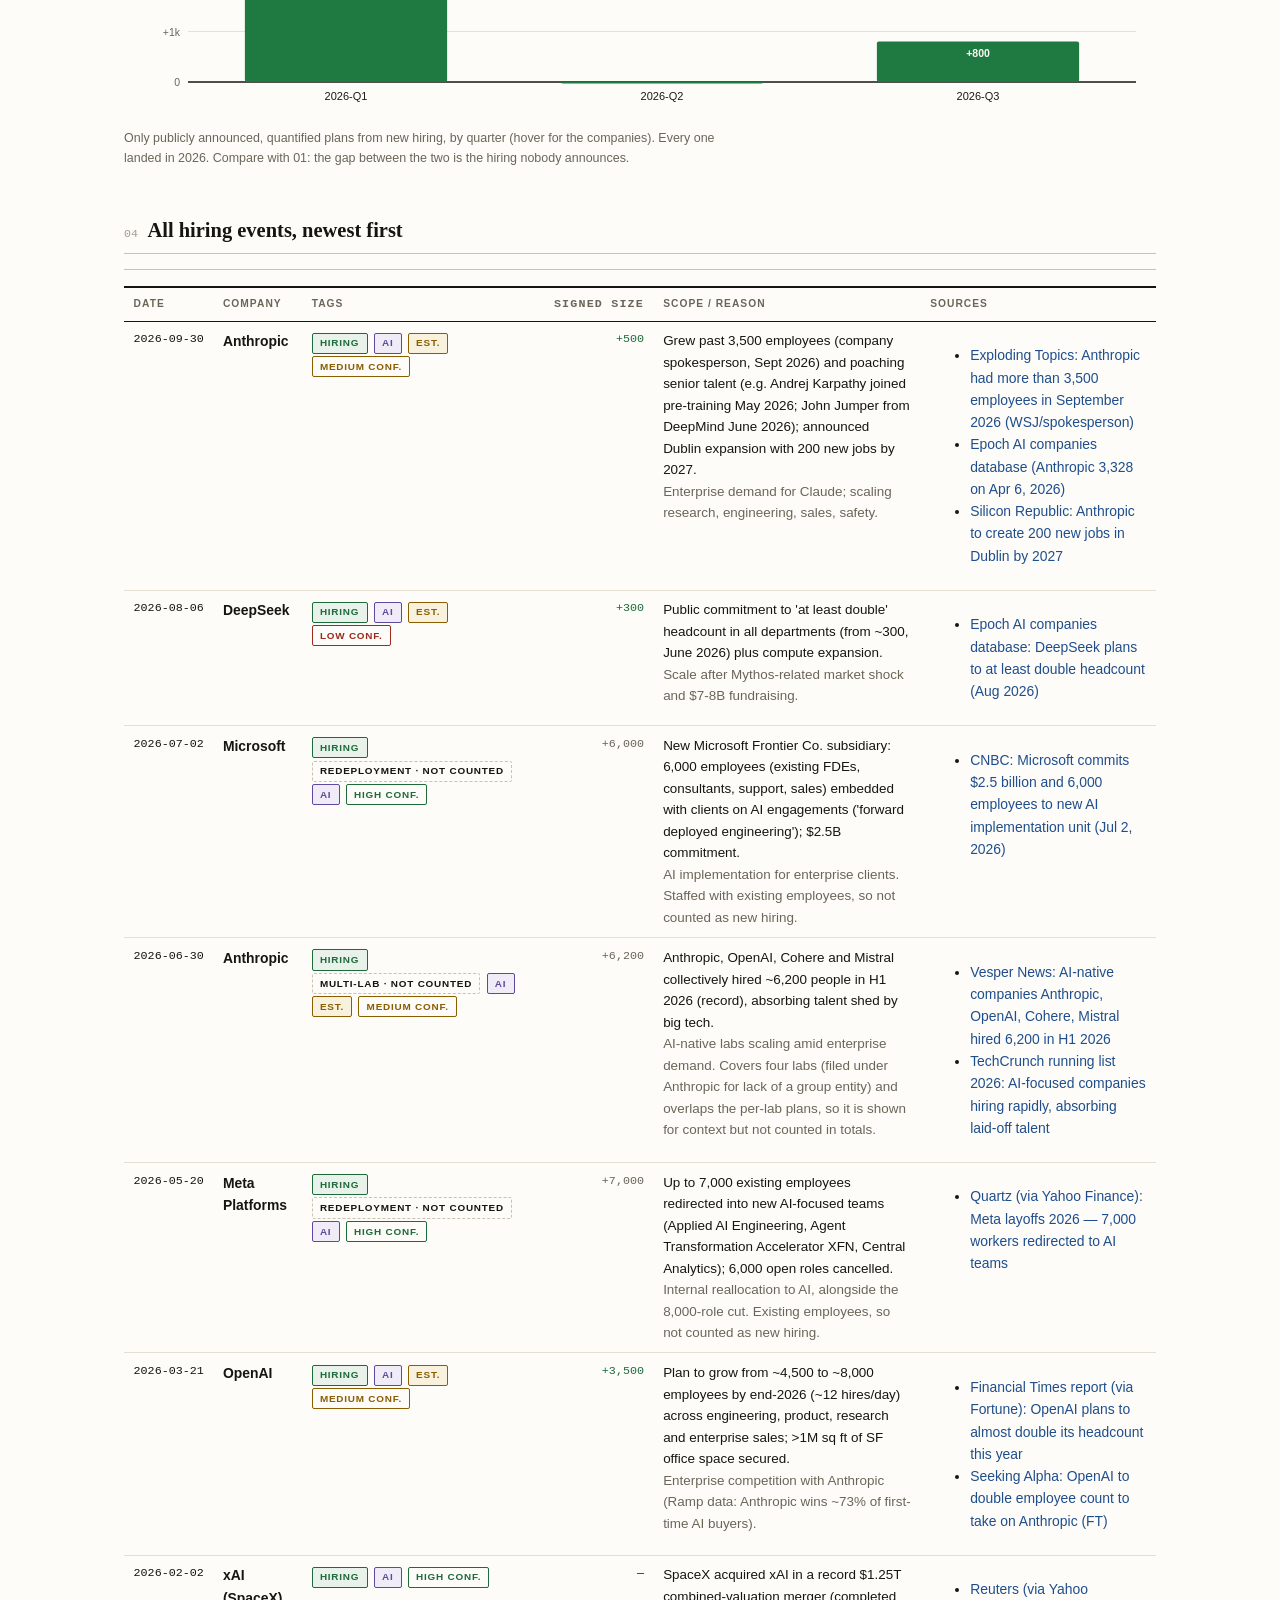
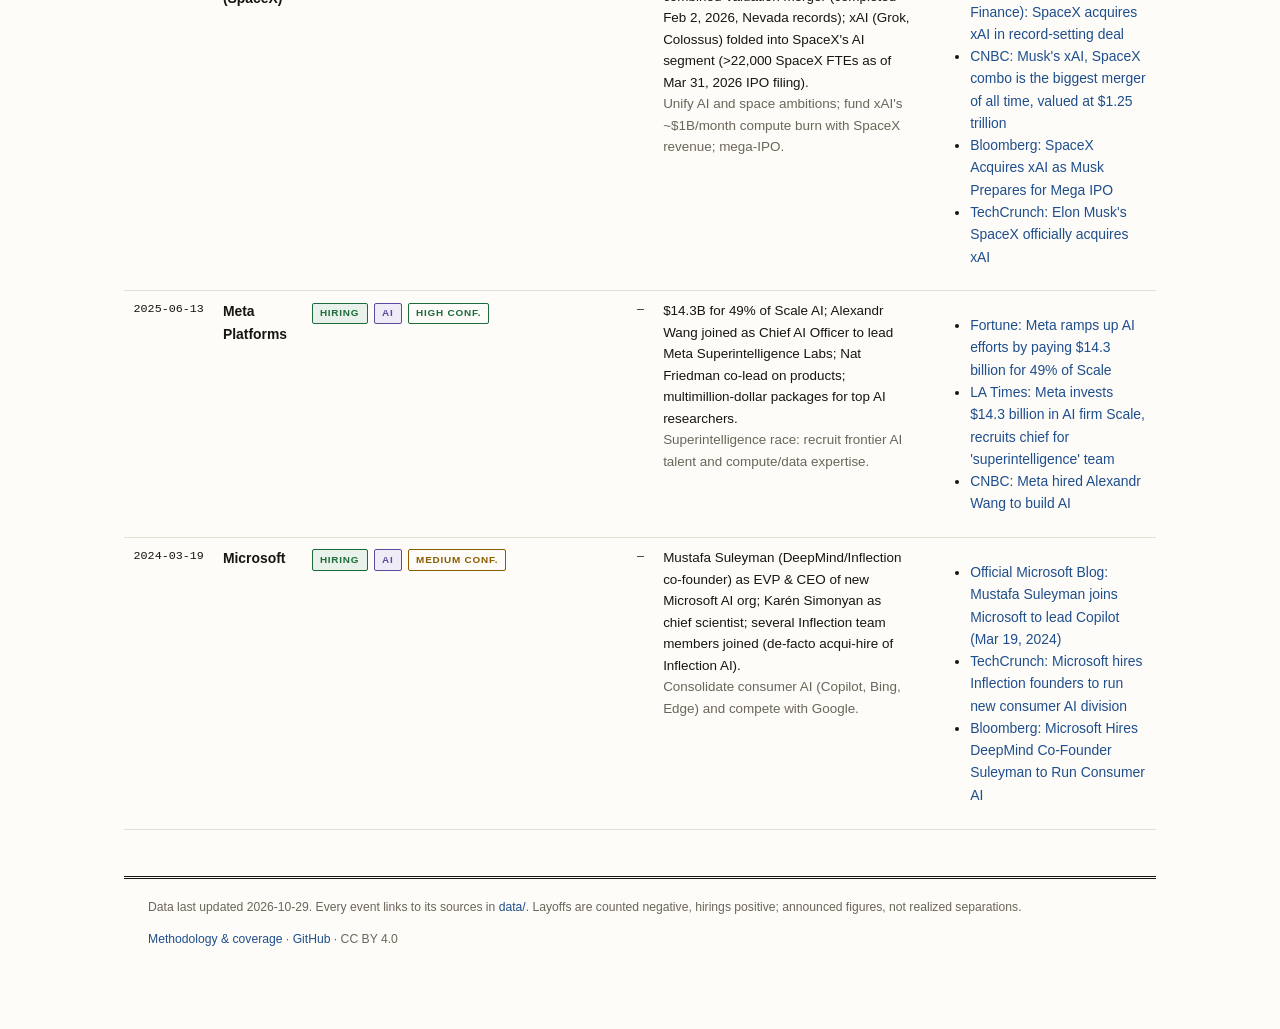
<file: hirings.html>
<!DOCTYPE html>
<html lang="en">
<head>
<meta charset="utf-8">
<meta name="viewport" content="width=device-width, initial-scale=1">
<title>HiringsBench — AI Workforce Tracker</title>
<meta name="description" content="HiringsBench: announced hiring plans and AI talent moves (positive flow) plus net headcount growth from filings — the reliable hiring signal.">
<link rel="stylesheet" href="assets/css/style.css?v=29">
</head>
<body>
<main>
  <div class="hero">
    <div class="kicker"><span>Bench 02 — hiring</span><span>mostly unannounced; track via headcount</span></div>
    <h1>HiringsBench</h1>
    <p class="lede">Two measures of hiring: <strong>net headcount growth from SEC filings</strong> (reliable — gross hiring minus exits) and
      <strong>announced hiring plans</strong> (positive, but only the announced slice). Back to
      <a href="index.html">WorkforceBench</a> · <a href="layoffs.html">LayoffsBench</a>.</p>
  </div>

  <section class="statline" id="kpis"></section>

  <h2><span class="no">01</span>Net headcount change YoY (filings, signed)</h2>
  <div class="panel">
    <div id="net-hc"></div>
    <p class="cap">Signed YoY change in reported headcount per company. Positive bars = the workforce actually grew — this is the reliable hiring signal; most hiring is never announced.</p>
  </div>

  <h2><span class="no">02</span>Announced hiring events timeline (positive)</h2>
  <div class="panel">
    <div id="scatter"></div>
    <div class="legend"><span class="l-green">hiring plan / talent move (area = roles)</span><span class="l-hollow">dashed hollow = shown for context, not counted</span></div>
    <p class="cap">One bubble per announced hiring plan or talent move; small fixed-size bubbles are unquantified (acqui-hires, mergers). Hollow bubbles are internal redeployments of existing staff and a multi-lab estimate that overlaps the per-lab plans. They are not new hires, so they stay out of the totals.</p>
  </div>

  <h2><span class="no">03</span>Announced quantified plans by quarter (positive)</h2>
  <div class="panel">
    <div id="year-chart"></div>
    <p class="cap" id="q-cap"></p>
  </div>

  <h2><span class="no">04</span>All hiring events, newest first</h2>
  <div class="panel" style="overflow-x:auto">
    <table class="data">
      <thead><tr><th>Date</th><th>Company</th><th>Tags</th><th class="num">Signed size</th><th>Scope / reason</th><th>Sources</th></tr></thead>
      <tbody id="events-body"></tbody>
    </table>
  </div>
</main>

<script src="assets/js/app.js?v=29"></script>
<script>
AIW.loadAll().then(function (d) {
  document.body.insertAdjacentHTML("afterbegin", AIW.header("HiringsBench"));
  document.querySelector("main").insertAdjacentHTML("beforeend", AIW.footer(d.updated));
  var hirings = d.events.filter(function (e) { return e.type === "hiring"; });
  var quantified = hirings.filter(function (e) { return AIW.counted(e); });
  var total = quantified.reduce(function (a, e) { return a + e.size; }, 0);
  var firstYear = hirings.map(function (e) { return e.date; }).sort()[0].slice(0, 4);
  var nhc = AIW.netHeadcountChange(d.companies, d.headcount);
  var grown = nhc.filter(function (r) { return r.value > 0; }).reduce(function (a, r) { return a + r.value; }, 0);
  var gap = AIW.impliedHiring(d.companies, d.headcount, d.events);
  var implied = gap.reduce(function (a, r) { return a + Math.max(0, r.impliedGrossHiring); }, 0);
  AIW.statline(document.getElementById("kpis"), [
    { label: "Quantified announced plans", value: "+" + AIW.fmt(total), cls: "green", hint: quantified.length + " of " + hirings.length + " events since " + firstYear + " · lower bound" },
    { label: "Companies that grew, latest FY", value: AIW.fmt(nhc.filter(function (r) { return r.value > 0; }).length) + " of " + nhc.length, cls: "ink", hint: "10-K/10-Q vs a year earlier" },
    { label: "Net headcount added (growers)", value: "+" + AIW.fmt(grown), cls: "green", hint: "sum of positive YoY changes, filings" },
    { label: "Implied gross hiring, latest FY", value: "≥ " + AIW.fmt(implied), cls: "green", hint: "net change + layoffs in window, public cos." }
  ]);
  var byQ = {};
  quantified.forEach(function (e) {
    var q = AIW.quarterOf(e.date);
    byQ[q] = byQ[q] || { v: 0, who: [] };
    byQ[q].v += e.size;
    byQ[q].who.push(AIW.companyName(d.companies, e.company) + " +" + AIW.fmt(e.size));
  });
  var qRows = AIW.quarterRange(Object.keys(byQ)).map(function (q) {
    var r = byQ[q] || { v: 0, who: [] };
    return { label: q, value: r.v, tip: q + " · " + (r.who.join(", ") || "no quantified plans") };
  });
  document.getElementById("q-cap").textContent = "Only publicly announced, quantified plans from new hiring, by quarter (hover for the companies). " +
    "Every one landed in 2026. Compare with 01: the gap between the two is the hiring nobody announces.";
  function drawCharts() {
    AIW.signedBarChart(document.getElementById("net-hc"), AIW.netChangeRows(nhc), { height: 340 });
    AIW.eventScatter(document.getElementById("scatter"), d.companies, hirings, "hiring");
    AIW.signedBarChart(document.getElementById("year-chart"), qRows.length ? qRows : [{ label: "—", value: 0 }], { height: 260 });
  }
  drawCharts();
  AIW.onResize(drawCharts);
  AIW.eventsTable(document.getElementById("events-body"), d.companies, hirings, "hiring");
});
</script>
<script>
/* Warm the cache: fetch sibling pages + data at idle so navigation feels instant. */
(function () {
  var me = location.pathname.split("/").pop() || "index.html";
  var pages = ["index.html", "layoffs.html", "hirings.html", "methodology.html"].filter(function (p) { return p !== me; });
  function warm() {
    pages.forEach(function (p) { var l = document.createElement("link"); l.rel = "prefetch"; l.href = p; document.head.appendChild(l); });
    ["data/companies.json", "data/events.json", "data/headcount.json", "data/coverage.json"].forEach(function (d) {
      fetch(d).catch(function () {});
    });
  }
  if ("requestIdleCallback" in window) requestIdleCallback(warm); else setTimeout(warm, 300);
})();
</script>
</body>
</html>
</file>
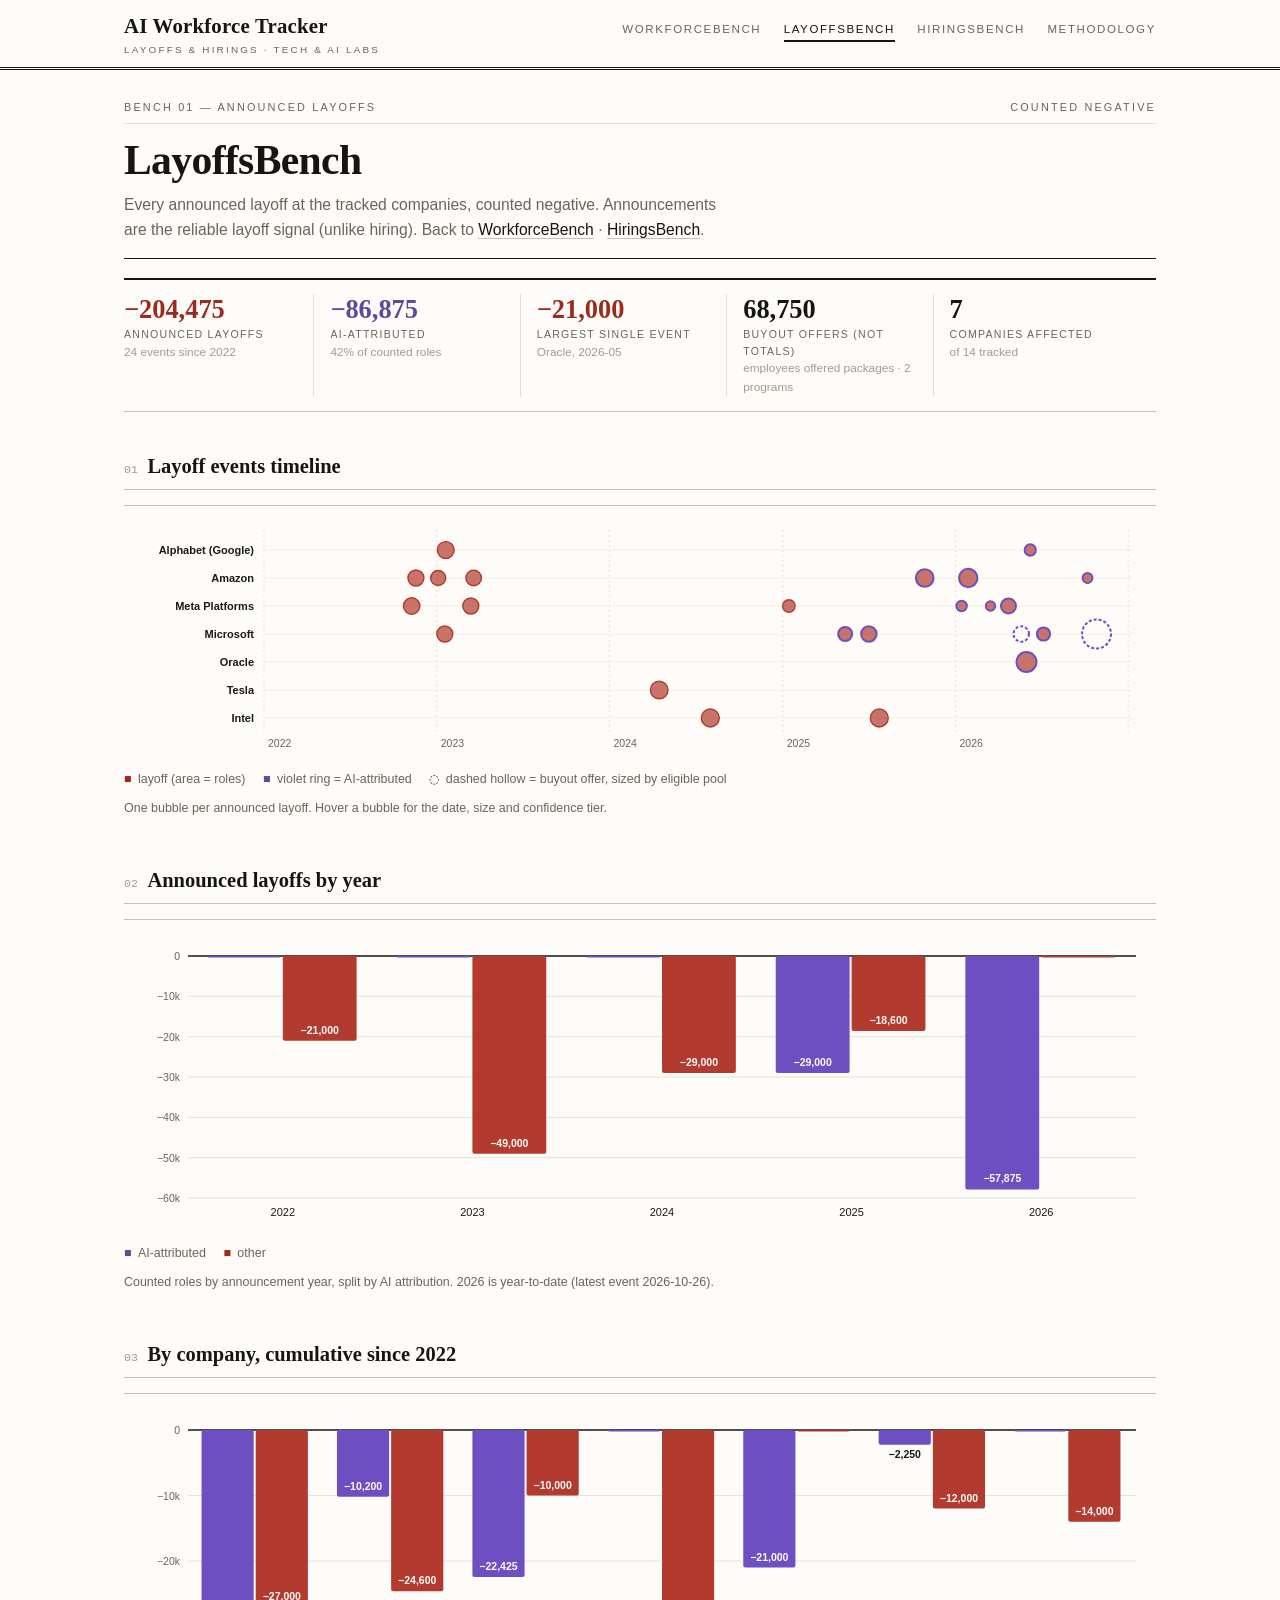
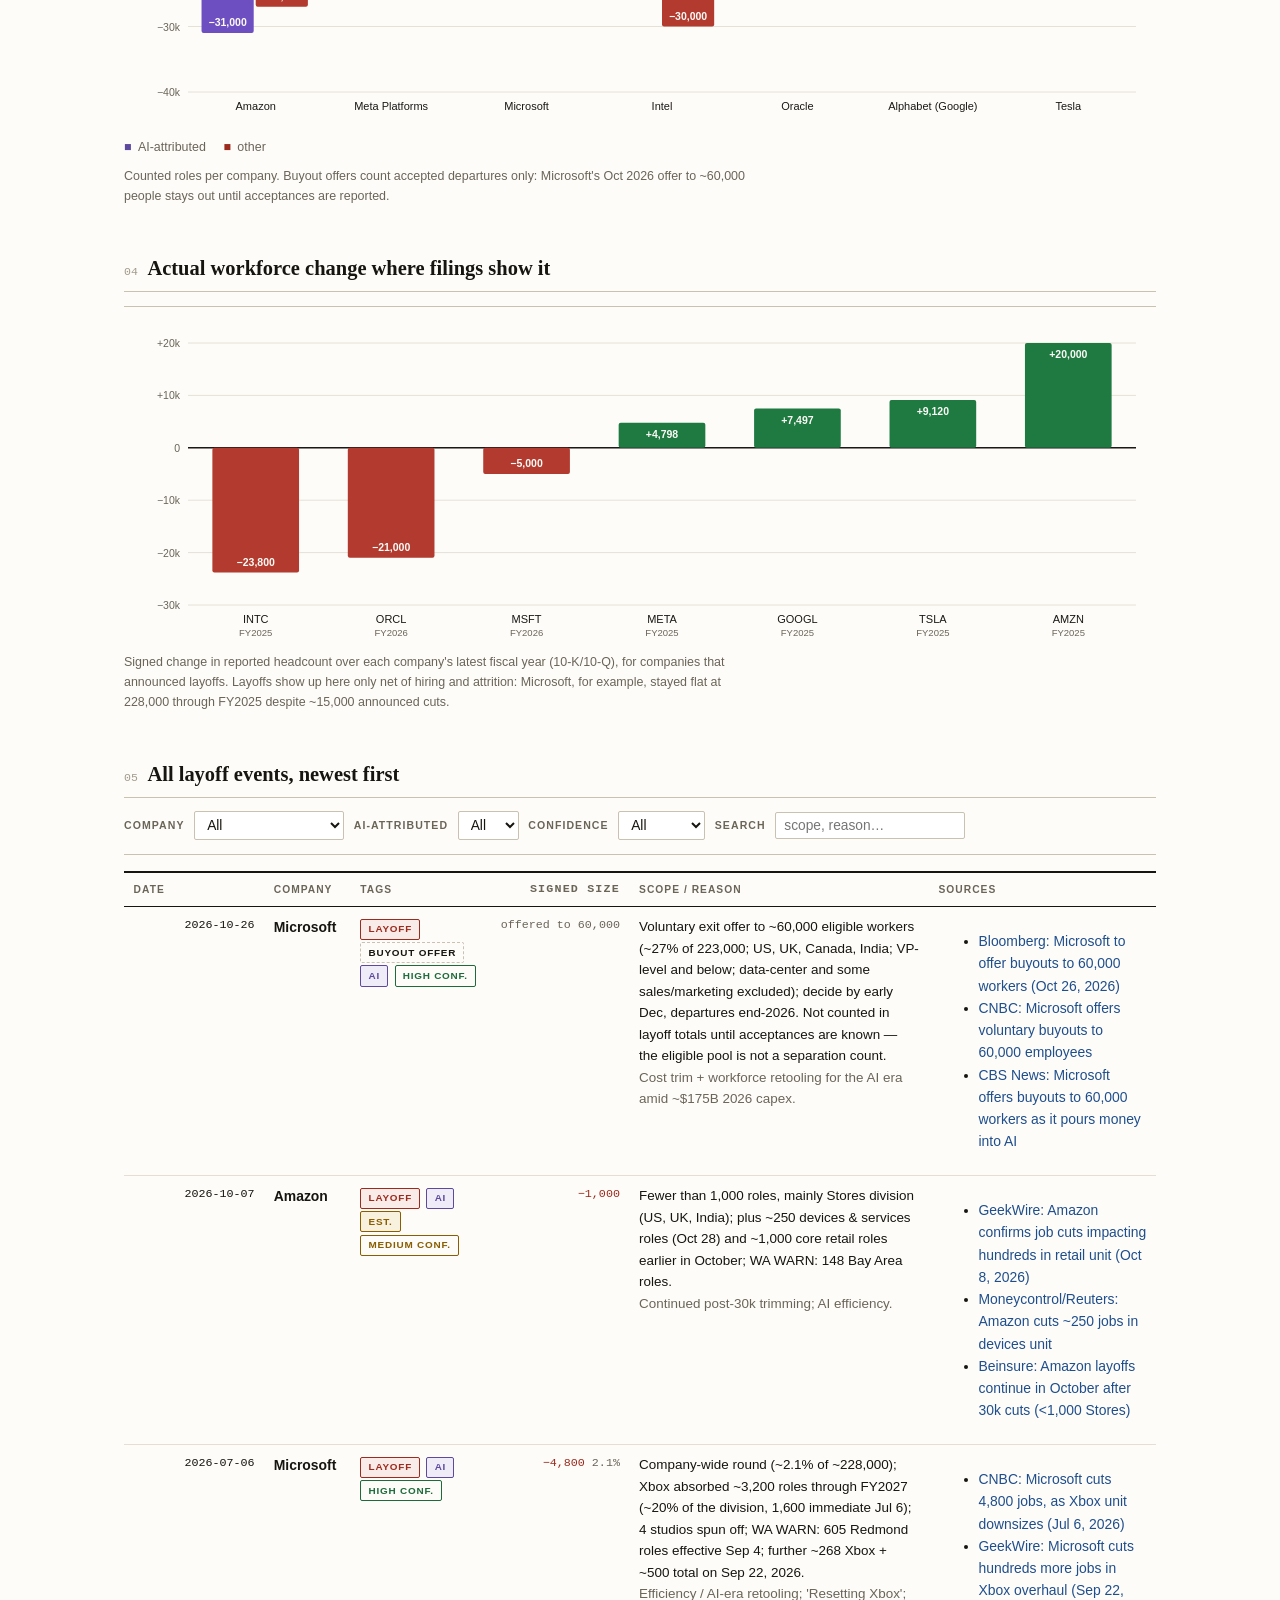
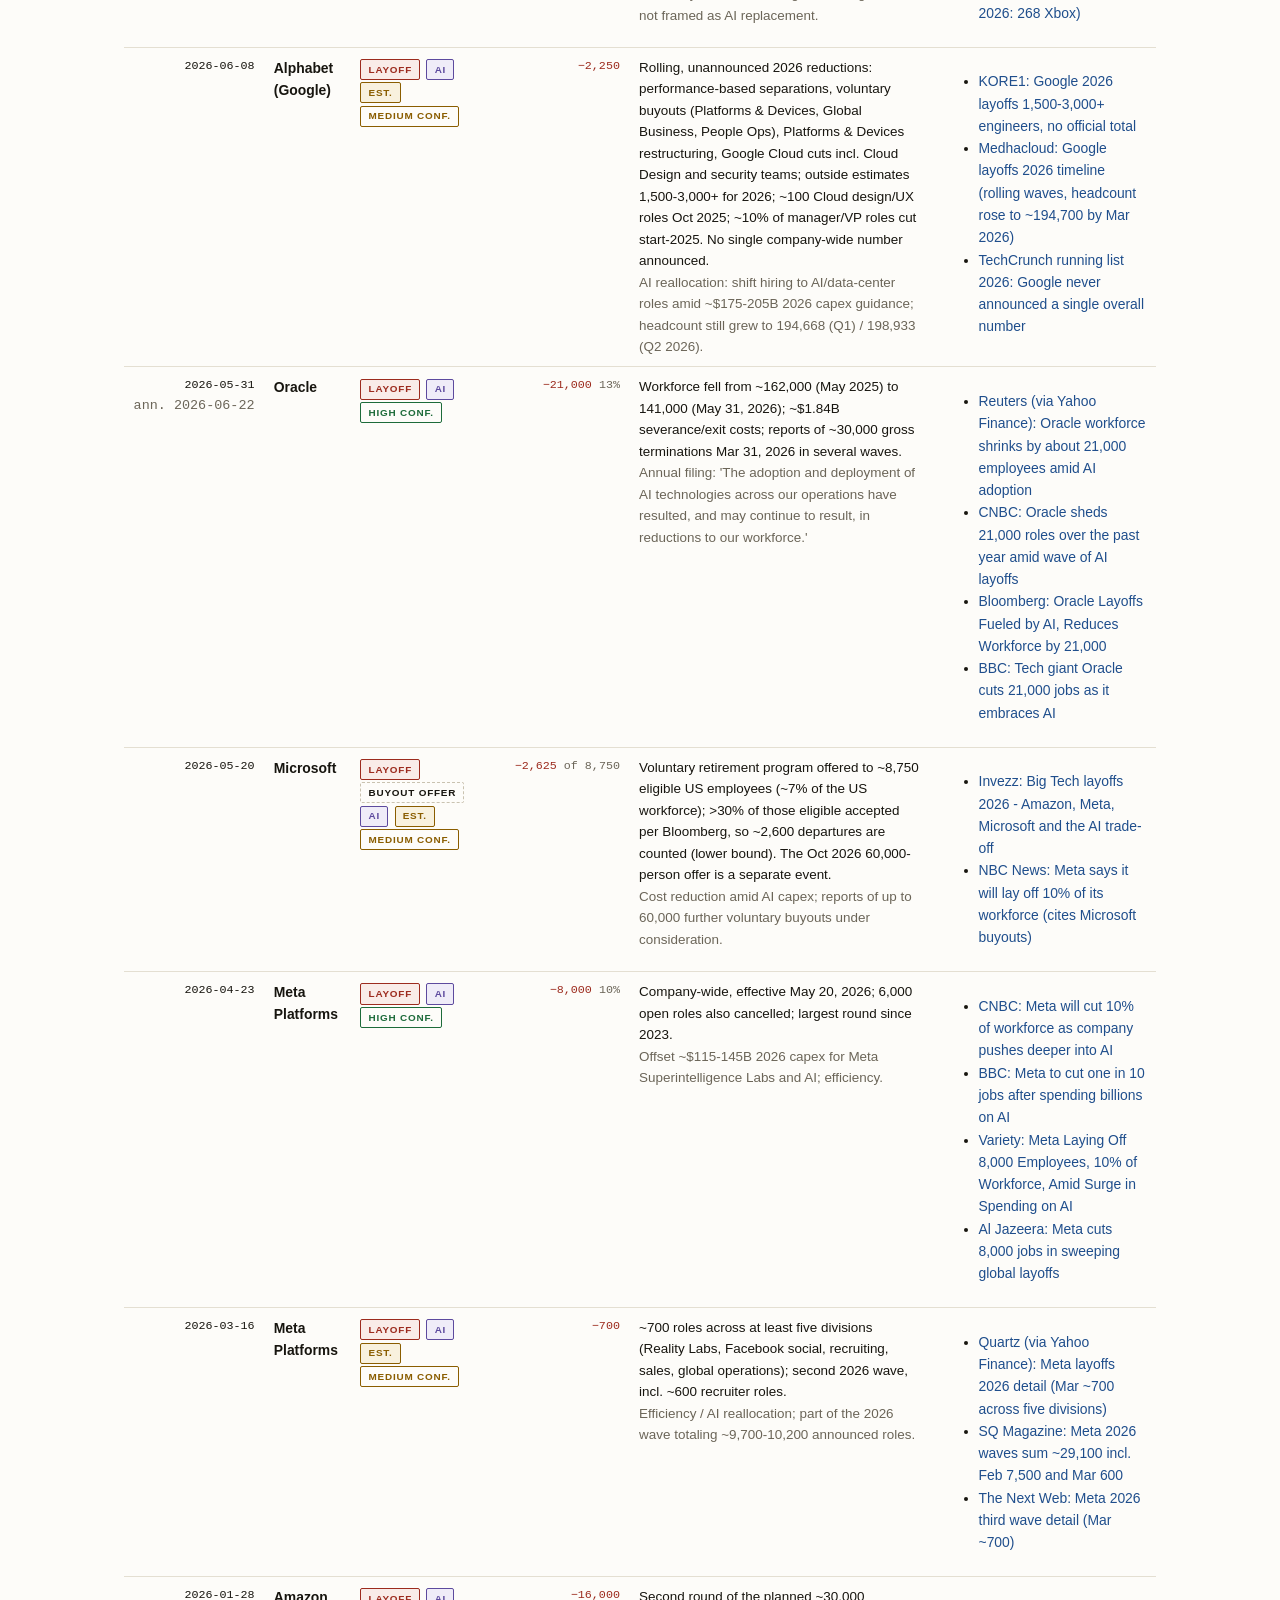
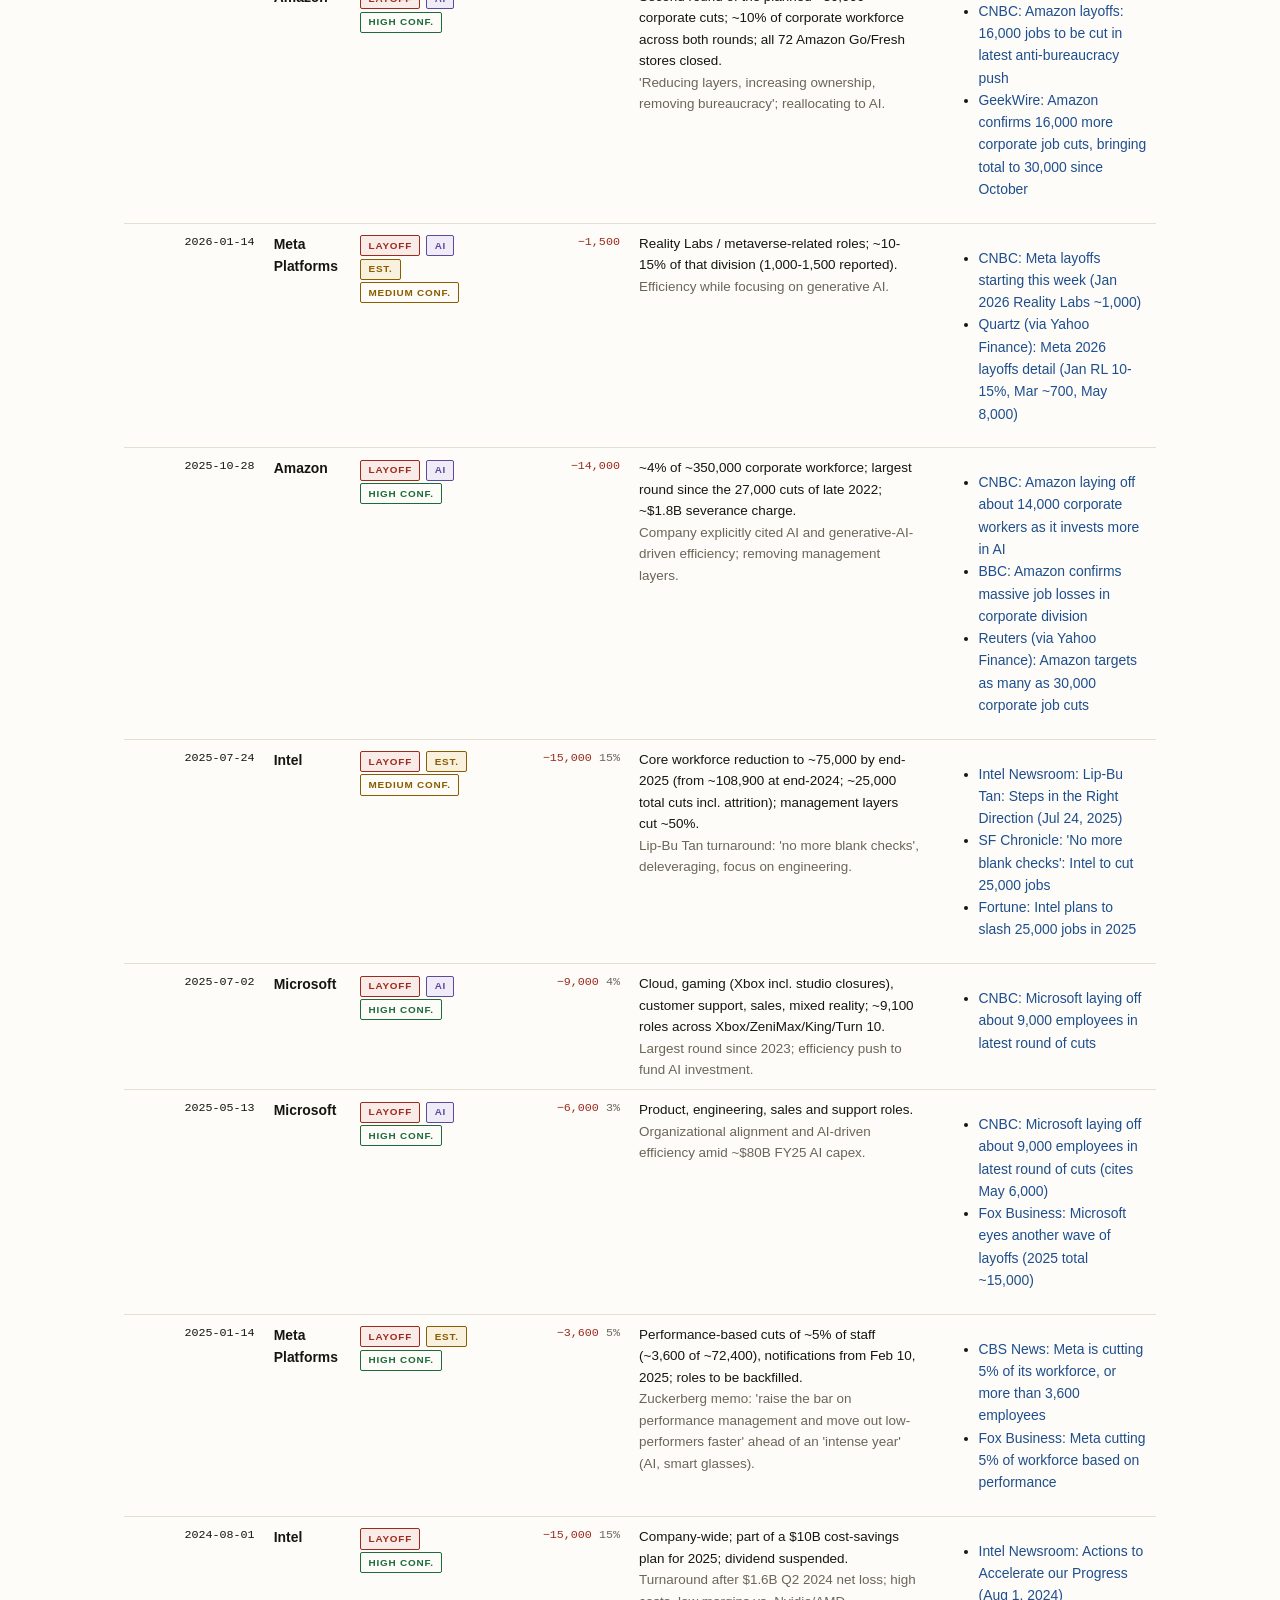
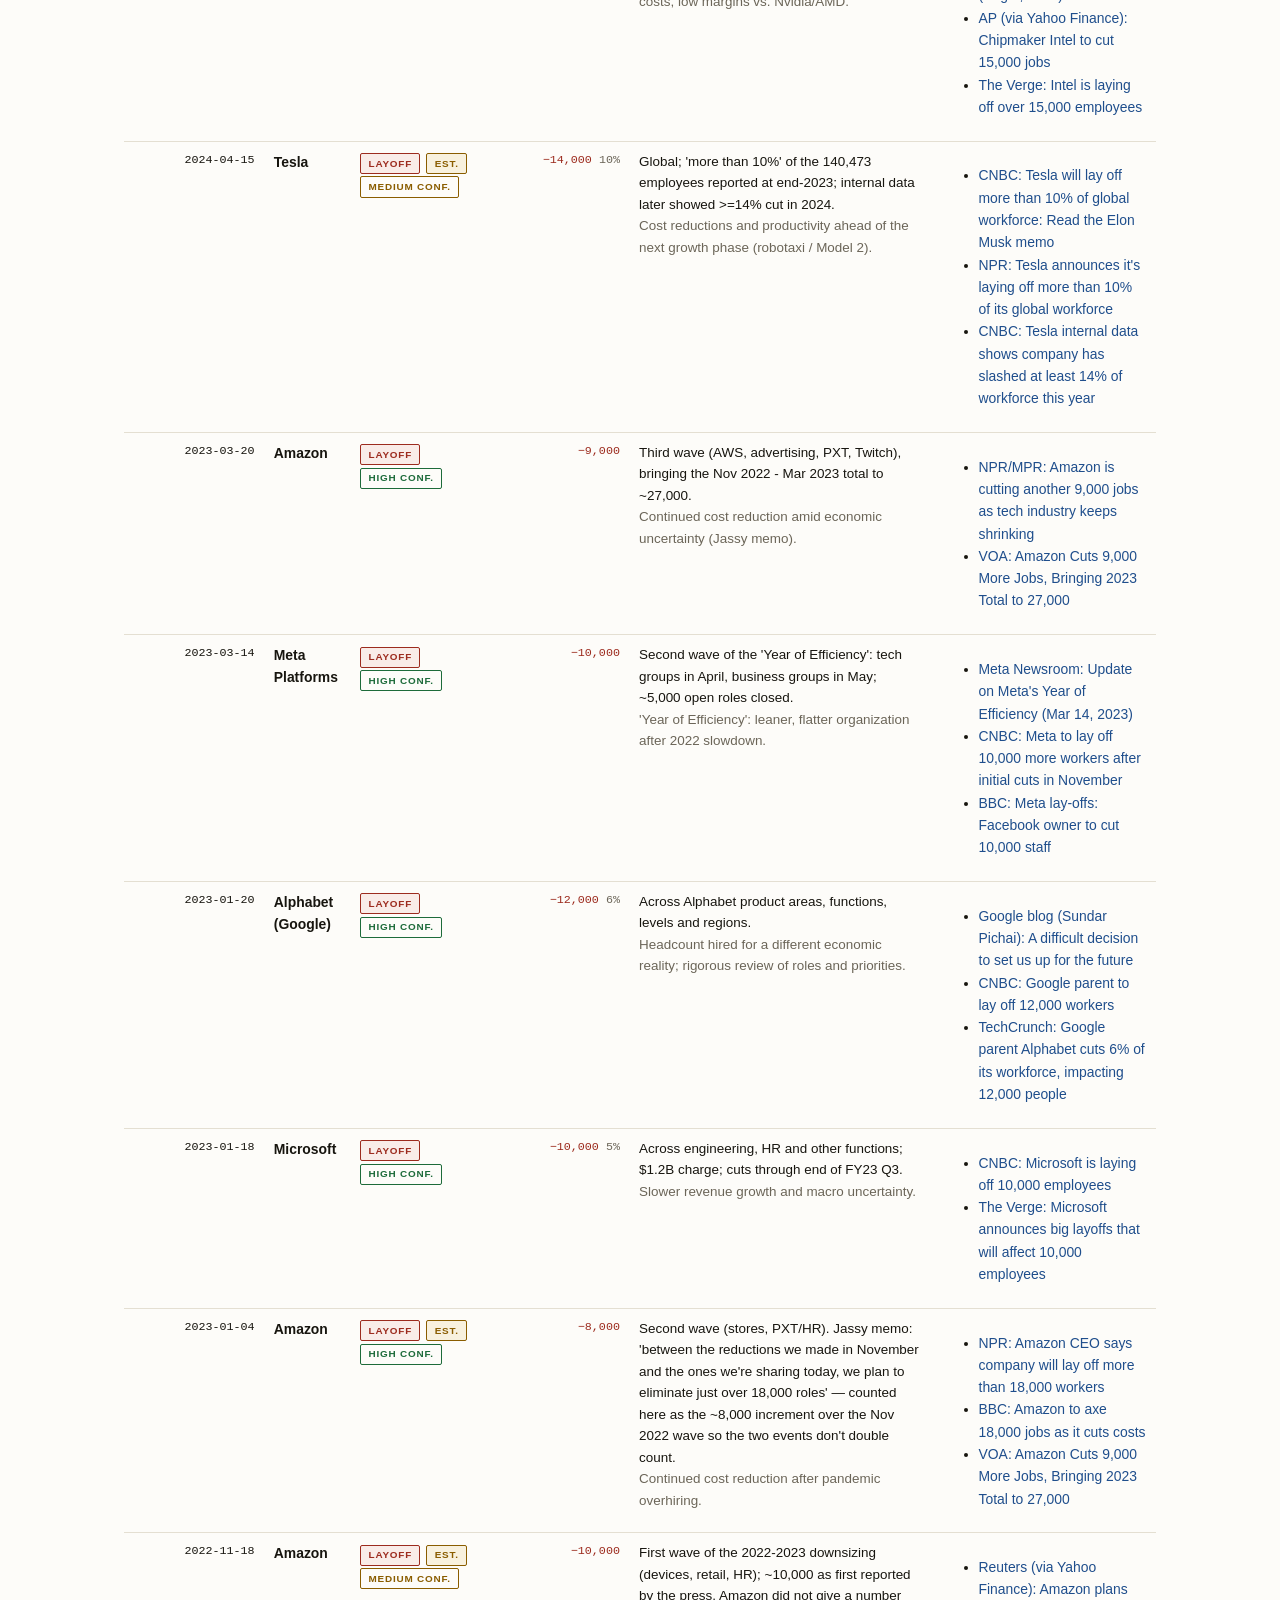
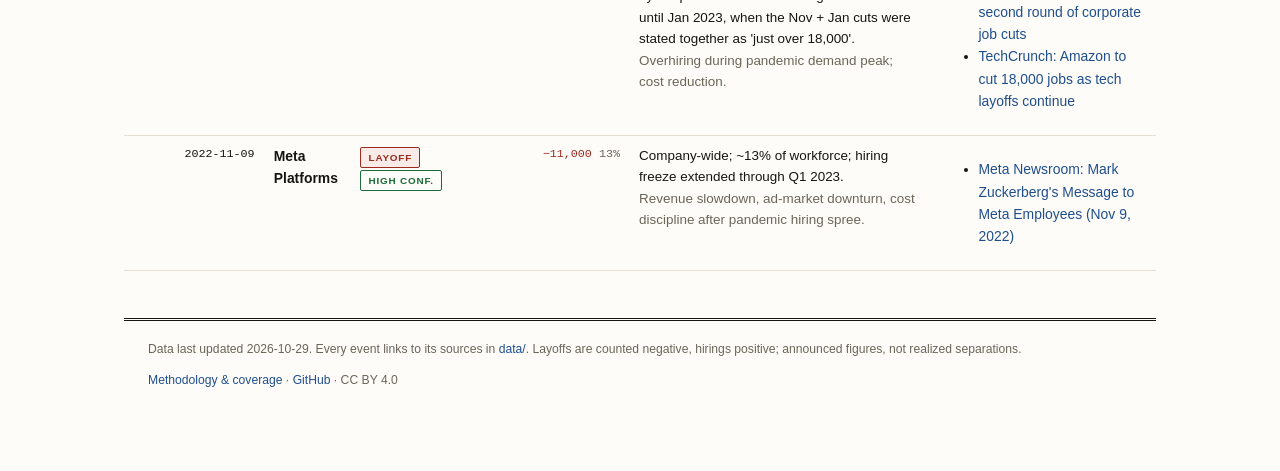
<file: layoffs.html>
<!DOCTYPE html>
<html lang="en">
<head>
<meta charset="utf-8">
<meta name="viewport" content="width=device-width, initial-scale=1">
<title>LayoffsBench — AI Workforce Tracker</title>
<meta name="description" content="LayoffsBench: announced layoffs (counted negative) at the main tech companies and AI labs, with AI attribution, confidence tiers and sources.">
<link rel="stylesheet" href="assets/css/style.css?v=29">
</head>
<body>
<main>
  <div class="hero">
    <div class="kicker"><span>Bench 01 — announced layoffs</span><span>counted negative</span></div>
    <h1>LayoffsBench</h1>
    <p class="lede">Every announced layoff at the tracked companies, counted negative. Announcements are the reliable layoff signal (unlike hiring). Back to
      <a href="index.html">WorkforceBench</a> · <a href="hirings.html">HiringsBench</a>.</p>
  </div>

  <section class="statline" id="kpis"></section>

  <h2><span class="no">01</span>Layoff events timeline</h2>
  <div class="panel">
    <div id="scatter"></div>
    <div class="legend"><span class="l-red">layoff (area = roles)</span><span class="l-violet">violet ring = AI-attributed</span><span class="l-hollow">dashed hollow = buyout offer, sized by eligible pool</span></div>
    <p class="cap">One bubble per announced layoff. Hover a bubble for the date, size and confidence tier.</p>
  </div>

  <h2><span class="no">02</span>Announced layoffs by year</h2>
  <div class="panel">
    <div id="year-chart"></div>
    <div class="legend"><span class="l-violet">AI-attributed</span><span class="l-red">other</span></div>
    <p class="cap" id="year-cap"></p>
  </div>

  <h2><span class="no">03</span>By company, cumulative since 2022</h2>
  <div class="panel">
    <div id="company-chart"></div>
    <div class="legend"><span class="l-violet">AI-attributed</span><span class="l-red">other</span></div>
    <p class="cap">Counted roles per company. Buyout offers count accepted departures only: Microsoft's Oct 2026 offer to ~60,000 people stays out until acceptances are reported.</p>
  </div>

  <h2><span class="no">04</span>Actual workforce change where filings show it</h2>
  <div class="panel">
    <div id="net-hc"></div>
    <p class="cap">Signed change in reported headcount over each company's latest fiscal year (10-K/10-Q), for companies that announced layoffs. Layoffs show up here only net of hiring and attrition: Microsoft, for example, stayed flat at 228,000 through FY2025 despite ~15,000 announced cuts.</p>
  </div>

  <h2><span class="no">05</span>All layoff events, newest first</h2>
  <div class="filters">
    <label for="f-company">Company</label>
    <select id="f-company"><option value="">All</option></select>
    <label for="f-ai">AI-attributed</label>
    <select id="f-ai"><option value="">All</option><option value="yes">Yes</option><option value="no">No</option></select>
    <label for="f-conf">Confidence</label>
    <select id="f-conf"><option value="">All</option><option value="high">High</option><option value="medium">Medium</option><option value="low">Low</option></select>
    <label for="f-search">Search</label>
    <input type="search" id="f-search" placeholder="scope, reason…">
  </div>

  <div class="panel" style="overflow-x:auto">
    <table class="data">
      <thead><tr><th>Date</th><th>Company</th><th>Tags</th><th class="num">Signed size</th><th>Scope / reason</th><th>Sources</th></tr></thead>
      <tbody id="events-body"></tbody>
    </table>
  </div>
</main>

<script src="assets/js/app.js?v=29"></script>
<script>
AIW.loadAll().then(function (d) {
  document.body.insertAdjacentHTML("afterbegin", AIW.header("LayoffsBench"));
  document.querySelector("main").insertAdjacentHTML("beforeend", AIW.footer(d.updated));
  var layoffs = d.events.filter(function (e) { return e.type === "layoff"; });
  var counted = layoffs.filter(function (e) { return AIW.counted(e); });
  var total = counted.reduce(function (a, e) { return a + e.size; }, 0);
  var totalAI = counted.filter(function (e) { return e.ai_related; }).reduce(function (a, e) { return a + e.size; }, 0);
  var biggest = counted.slice().sort(function (a, b) { return b.size - a.size; })[0];
  var firstYear = layoffs.map(function (e) { return e.date; }).sort()[0].slice(0, 4);
  var offers = layoffs.filter(function (e) { return e.kind === "buyout_offer"; });
  AIW.statline(document.getElementById("kpis"), [
    { label: "Announced layoffs", value: "−" + AIW.fmt(total), cls: "red", hint: layoffs.length + " events since " + firstYear },
    { label: "AI-attributed", value: "−" + AIW.fmt(totalAI), cls: "violet", hint: Math.round(100 * totalAI / total) + "% of counted roles" },
    { label: "Largest single event", value: "−" + AIW.fmt(biggest.size), cls: "red", hint: AIW.companyName(d.companies, biggest.company) + ", " + biggest.date.slice(0, 7) },
    { label: "Buyout offers (not totals)", value: AIW.fmt(offers.reduce(function (a, e) { return a + e.eligible; }, 0)), cls: "ink", hint: "employees offered packages · " + offers.length + " programs" },
    { label: "Companies affected", value: AIW.fmt(new Set(layoffs.map(function (e) { return e.company; })).size), cls: "ink", hint: "of " + d.companies.length + " tracked" }
  ]);

  var byYear = {}, byCompany = {};
  counted.forEach(function (e) {
    var y = e.date.slice(0, 4), k = e.ai_related ? "ai" : "other";
    byYear[y] = byYear[y] || { ai: 0, other: 0 };
    byYear[y][k] += e.size;
    byCompany[e.company] = byCompany[e.company] || { ai: 0, other: 0 };
    byCompany[e.company][k] += e.size;
  });
  function splitRows(map, keys, labelOf) {
    var rows = [];
    keys.forEach(function (k) {
      var v = map[k] || { ai: 0, other: 0 }, name = labelOf(k), tot = v.ai + v.other;
      rows.push({ group: k, label: name, value: -v.ai, color: AIW.AI_COLOR, valueLabel: v.ai ? AIW.fmtSigned(-v.ai) : "",
        tip: name + " · AI-attributed " + AIW.fmtSigned(-v.ai) + " of " + AIW.fmtSigned(-tot) });
      rows.push({ group: k, label: name, value: -v.other, color: AIW.LAYOFF_COLOR, valueLabel: v.other ? AIW.fmtSigned(-v.other) : "",
        tip: name + " · not AI-attributed " + AIW.fmtSigned(-v.other) + " of " + AIW.fmtSigned(-tot) });
    });
    return rows;
  }
  var minY = +Object.keys(byYear).sort()[0], maxY = +Object.keys(byYear).sort().slice(-1)[0], years = [];
  for (var y = minY; y <= maxY; y++) years.push(String(y));
  var companiesSorted = Object.keys(byCompany).sort(function (a, b) {
    return (byCompany[b].ai + byCompany[b].other) - (byCompany[a].ai + byCompany[a].other);
  });
  var lastYear = years[years.length - 1];
  var lastDate = layoffs.map(function (e) { return e.date; }).sort().slice(-1)[0];
  document.getElementById("year-cap").textContent = "Counted roles by announcement year, split by AI attribution. " +
    lastYear + " is year-to-date (latest event " + lastDate + ").";
  var nhc = AIW.netHeadcountChange(d.companies, d.headcount).filter(function (r) {
    return layoffs.some(function (e) { return e.company === r.company; });
  });
  function drawCharts() {
    AIW.eventScatter(document.getElementById("scatter"), d.companies, layoffs, "layoff");
    AIW.signedBarChart(document.getElementById("year-chart"), splitRows(byYear, years, function (k) { return k; }), { height: 300 });
    AIW.signedBarChart(document.getElementById("company-chart"), splitRows(byCompany, companiesSorted, function (k) { return AIW.companyName(d.companies, k); }), { height: 320 });
    AIW.signedBarChart(document.getElementById("net-hc"), AIW.netChangeRows(nhc), { height: 320 });
  }
  drawCharts();
  AIW.onResize(drawCharts);

  var sel = document.getElementById("f-company");
  d.companies.filter(function (c) { return layoffs.some(function (e) { return e.company === c.id; }); }).forEach(function (c) {
    var o = document.createElement("option");
    o.value = c.id; o.textContent = c.name;
    sel.appendChild(o);
  });
  function render() {
    var fc = sel.value, fai = document.getElementById("f-ai").value,
        fconf = document.getElementById("f-conf").value,
        q = document.getElementById("f-search").value.toLowerCase();
    var rows = layoffs.filter(function (e) {
      if (fc && e.company !== fc) return false;
      if (fai === "yes" && !e.ai_related) return false;
      if (fai === "no" && e.ai_related) return false;
      if (fconf && e.confidence !== fconf) return false;
      if (q && (e.scope + " " + e.reason).toLowerCase().indexOf(q) === -1) return false;
      return true;
    });
    AIW.eventsTable(document.getElementById("events-body"), d.companies, rows, "layoff");
  }
  [sel, document.getElementById("f-ai"), document.getElementById("f-conf")].forEach(function (el) {
    el.addEventListener("change", render);
  });
  document.getElementById("f-search").addEventListener("input", render);
  render();
});
</script>
<script>
/* Warm the cache: fetch sibling pages + data at idle so navigation feels instant. */
(function () {
  var me = location.pathname.split("/").pop() || "index.html";
  var pages = ["index.html", "layoffs.html", "hirings.html", "methodology.html"].filter(function (p) { return p !== me; });
  function warm() {
    pages.forEach(function (p) { var l = document.createElement("link"); l.rel = "prefetch"; l.href = p; document.head.appendChild(l); });
    ["data/companies.json", "data/events.json", "data/headcount.json", "data/coverage.json"].forEach(function (d) {
      fetch(d).catch(function () {});
    });
  }
  if ("requestIdleCallback" in window) requestIdleCallback(warm); else setTimeout(warm, 300);
})();
</script>
</body>
</html>
</file>
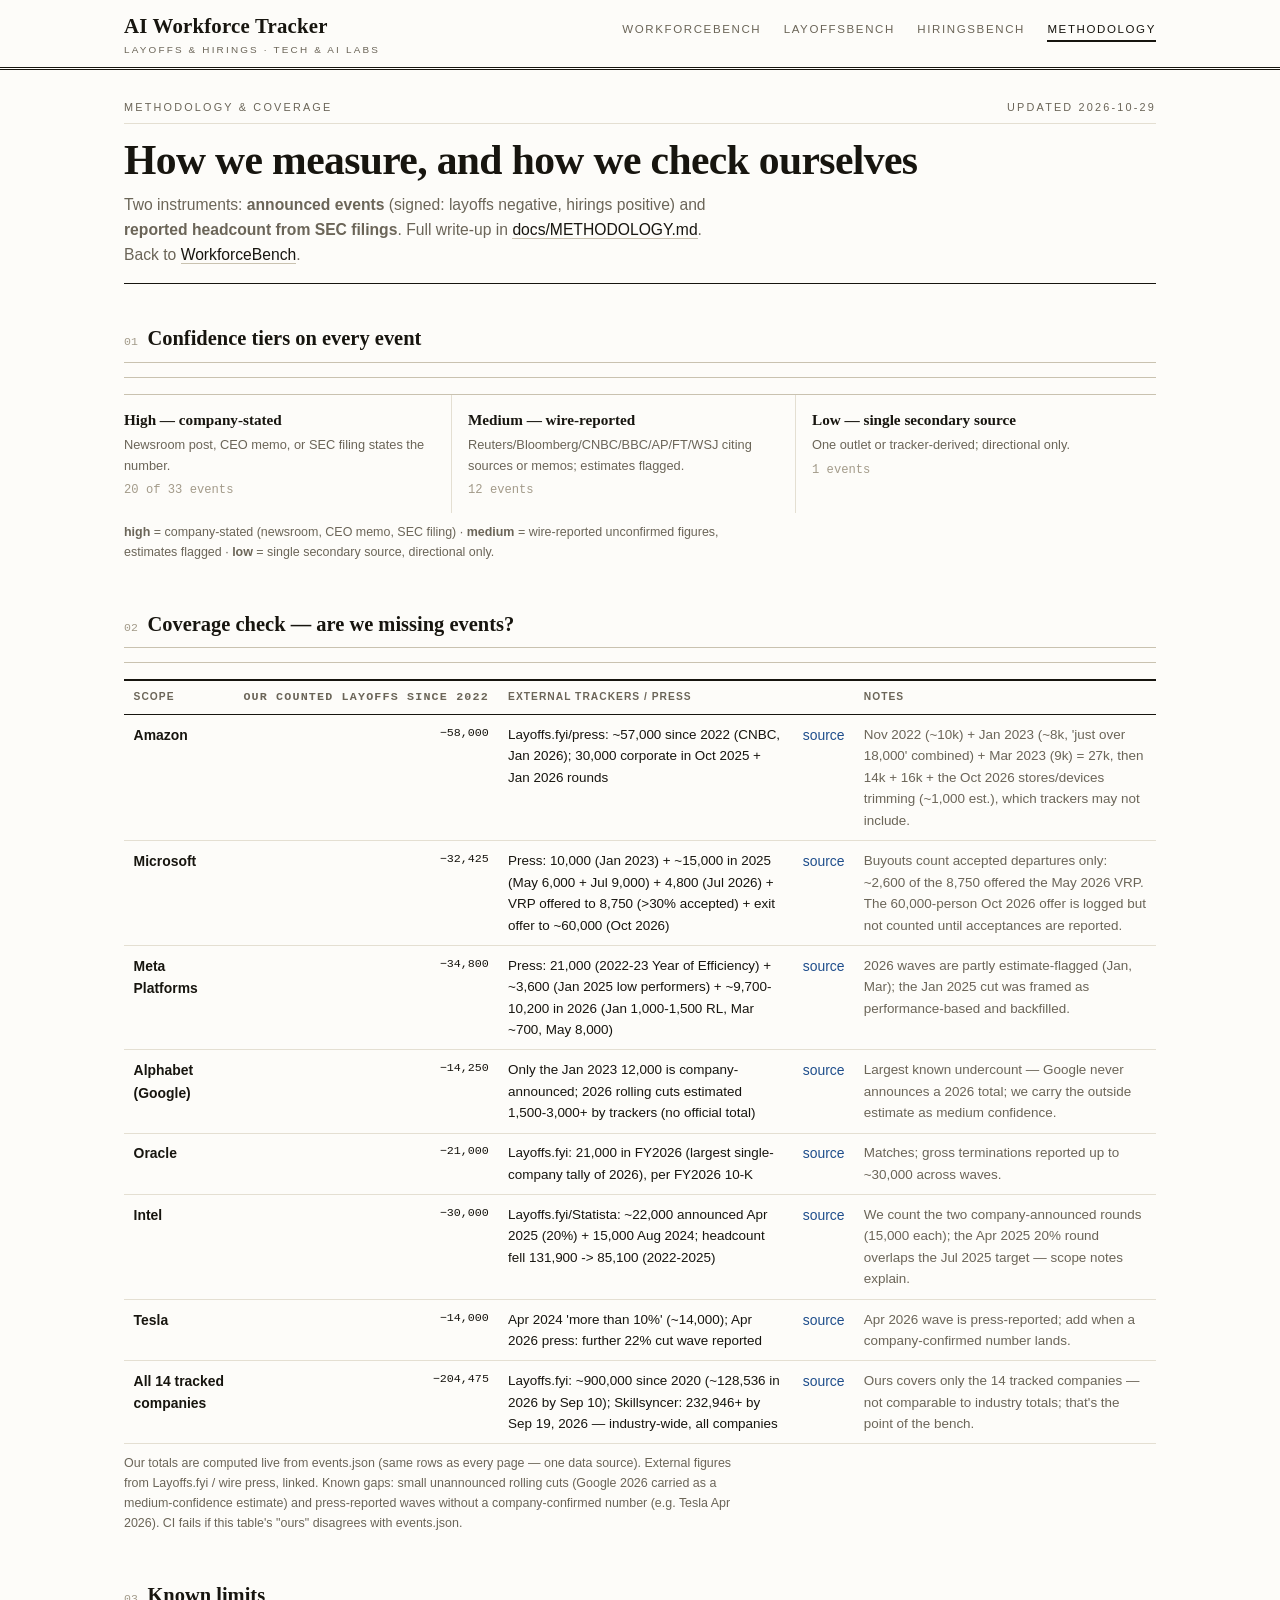
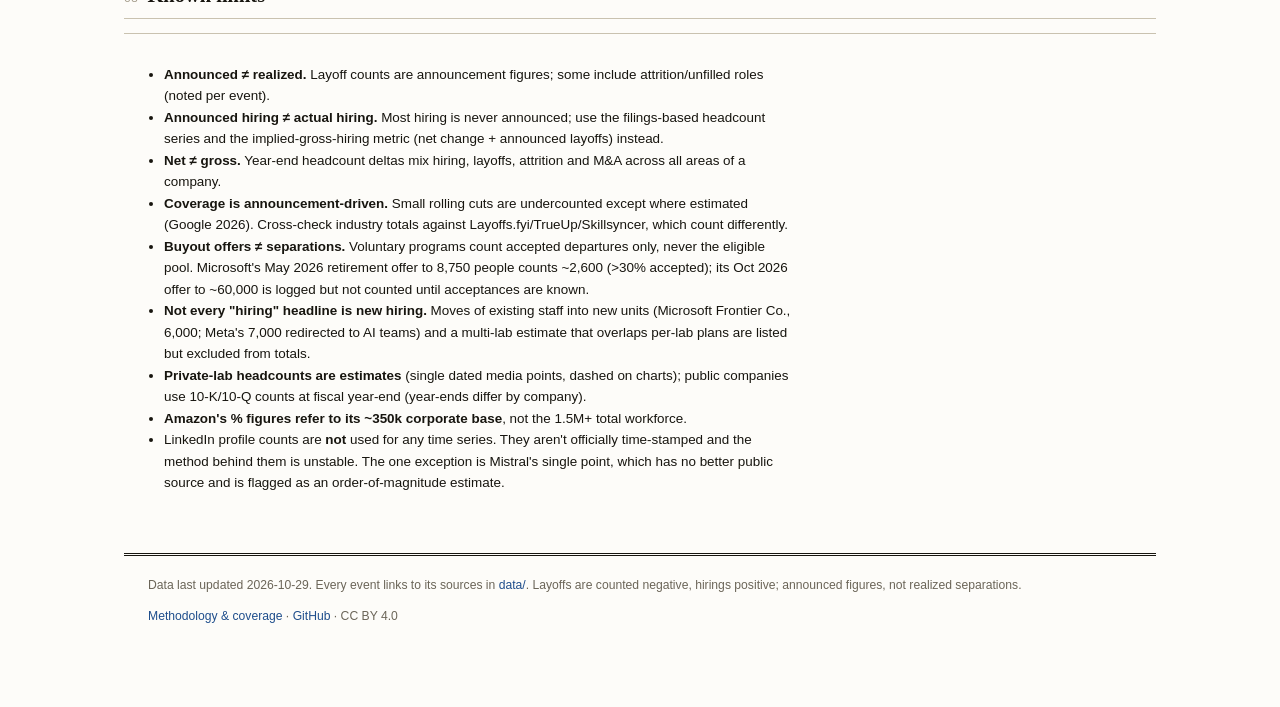
<file: methodology.html>
<!DOCTYPE html>
<html lang="en">
<head>
<meta charset="utf-8">
<meta name="viewport" content="width=device-width, initial-scale=1">
<title>Methodology &amp; coverage — AI Workforce Tracker</title>
<meta name="description" content="How the AI Workforce Tracker measures layoffs and hirings, confidence tiers, and the coverage reconciliation against external trackers.">
<link rel="stylesheet" href="assets/css/style.css?v=29">
</head>
<body>
<main>
  <div class="hero">
    <div class="kicker"><span>Methodology &amp; coverage</span><span>updated 2026-10-29</span></div>
    <h1>How we measure, and how we check ourselves</h1>
    <p class="lede">Two instruments: <strong>announced events</strong> (signed: layoffs negative, hirings positive) and <strong>reported headcount from SEC filings</strong>. Full write-up in <a href="https://github.com/amayuelas/ai-workforce/blob/main/docs/METHODOLOGY.md">docs/METHODOLOGY.md</a>. Back to <a href="index.html">WorkforceBench</a>.</p>
  </div>

  <h2><span class="no">01</span>Confidence tiers on every event</h2>
  <div class="panel">
    <div class="tiers" id="tiers"></div>
    <p class="cap"><strong>high</strong> = company-stated (newsroom, CEO memo, SEC filing) · <strong>medium</strong> = wire-reported unconfirmed figures, estimates flagged · <strong>low</strong> = single secondary source, directional only.</p>
  </div>

  <h2><span class="no">02</span>Coverage check — are we missing events?</h2>
  <div class="panel" style="overflow-x:auto">
    <table class="data">
      <thead><tr><th>Scope</th><th class="num">Our counted layoffs since 2022</th><th>External trackers / press</th><th></th><th>Notes</th></tr></thead>
      <tbody id="coverage-body"></tbody>
    </table>
    <p class="cap">Our totals are computed live from events.json (same rows as every page — one data source). External figures from Layoffs.fyi / wire press, linked. Known gaps: small unannounced rolling cuts (Google 2026 carried as a medium-confidence estimate) and press-reported waves without a company-confirmed number (e.g. Tesla Apr 2026). CI fails if this table's "ours" disagrees with events.json.</p>
  </div>

  <h2><span class="no">03</span>Known limits</h2>
  <div class="panel">
    <ul class="small" style="max-width:90ch">
      <li><strong>Announced ≠ realized.</strong> Layoff counts are announcement figures; some include attrition/unfilled roles (noted per event).</li>
      <li><strong>Announced hiring ≠ actual hiring.</strong> Most hiring is never announced; use the filings-based headcount series and the implied-gross-hiring metric (net change + announced layoffs) instead.</li>
      <li><strong>Net ≠ gross.</strong> Year-end headcount deltas mix hiring, layoffs, attrition and M&amp;A across all areas of a company.</li>
      <li><strong>Coverage is announcement-driven.</strong> Small rolling cuts are undercounted except where estimated (Google 2026). Cross-check industry totals against Layoffs.fyi/TrueUp/Skillsyncer, which count differently.</li>
      <li><strong>Buyout offers ≠ separations.</strong> Voluntary programs count accepted departures only, never the eligible pool. Microsoft's May 2026 retirement offer to 8,750 people counts ~2,600 (>30% accepted); its Oct 2026 offer to ~60,000 is logged but not counted until acceptances are known.</li>
      <li><strong>Not every "hiring" headline is new hiring.</strong> Moves of existing staff into new units (Microsoft Frontier Co., 6,000; Meta's 7,000 redirected to AI teams) and a multi-lab estimate that overlaps per-lab plans are listed but excluded from totals.</li>
      <li><strong>Private-lab headcounts are estimates</strong> (single dated media points, dashed on charts); public companies use 10-K/10-Q counts at fiscal year-end (year-ends differ by company).</li>
      <li><strong>Amazon's % figures refer to its ~350k corporate base</strong>, not the 1.5M+ total workforce.</li>
      <li>LinkedIn profile counts are <strong>not</strong> used for any time series. They aren't officially time-stamped and the method behind them is unstable. The one exception is Mistral's single point, which has no better public source and is flagged as an order-of-magnitude estimate.</li>
    </ul>
  </div>
</main>

<script src="assets/js/app.js?v=29"></script>
<script>
AIW.loadAll().then(function (d) {
  document.body.insertAdjacentHTML("afterbegin", AIW.header("Methodology"));
  document.querySelector("main").insertAdjacentHTML("beforeend", AIW.footer(d.updated));
  var confCount = { high: 0, medium: 0, low: 0 };
  d.events.forEach(function (e) { confCount[e.confidence] = (confCount[e.confidence] || 0) + 1; });
  document.getElementById("tiers").innerHTML = [
    { name: "High — company-stated", desc: "Newsroom post, CEO memo, or SEC filing states the number.", n: confCount.high + " of " + d.events.length + " events" },
    { name: "Medium — wire-reported", desc: "Reuters/Bloomberg/CNBC/BBC/AP/FT/WSJ citing sources or memos; estimates flagged.", n: confCount.medium + " events" },
    { name: "Low — single secondary source", desc: "One outlet or tracker-derived; directional only.", n: confCount.low + " events" }
  ].map(function (t) {
    return '<div class="tier"><div class="t-name">' + t.name + '</div><div class="t-desc">' + t.desc + '</div><div class="t-num">' + t.n + "</div></div>";
  }).join("");
  AIW.coverageTable(document.getElementById("coverage-body"), d.companies, d.events, d.coverage);
});
</script>
<script>
/* prefetch warm-up */
(function () {
  var me = location.pathname.split("/").pop() || "index.html";
  var pages = ["index.html", "layoffs.html", "hirings.html"].filter(function (p) { return p !== me; });
  function warm() {
    pages.forEach(function (p) { var l = document.createElement("link"); l.rel = "prefetch"; l.href = p; document.head.appendChild(l); });
    ["data/companies.json", "data/events.json", "data/headcount.json", "data/coverage.json"].forEach(function (d) {
      fetch(d).catch(function () {});
    });
  }
  if ("requestIdleCallback" in window) requestIdleCallback(warm); else setTimeout(warm, 300);
})();
</script>
</body>
</html>
</file>
<file: assets/css/style.css>
/* AI Workforce Tracker — newspaper-ledger design: ink on paper, hairlines, no cards/emoji */
:root {
  --paper: #fdfcf9;
  --card: #ffffff;
  --ink: #17150f;
  --muted: #6b6558;
  --faint: #a39b8a;
  --line: #e4dfd2;
  --line-strong: #c9c2b0;
  --red: #9c2b1e;
  --red-soft: #f9ece8;
  --green: #1d6b3a;
  --green-soft: #e9f2ea;
  --violet: #5d4a9e;
  --violet-soft: #efecf8;
  --blue: #1f4e8c;
  --amber: #8a5d00;
  --amber-soft: #f8f1de;
  --mono: ui-monospace, "SF Mono", Menlo, Consolas, monospace;
  --serif: "Iowan Old Style", "Palatino Linotype", Palatino, Georgia, serif;
  --sans: "Helvetica Neue", Helvetica, Arial, sans-serif;
}

* { box-sizing: border-box; }

body {
  margin: 0;
  font-family: var(--sans);
  background: var(--paper);
  color: var(--ink);
  line-height: 1.6;
  font-size: 15px;
  -webkit-font-smoothing: antialiased;
}

a { color: var(--blue); text-decoration: none; }
a:hover { text-decoration: underline; }

/* ---------- masthead ---------- */
header.site {
  background: var(--paper);
  border-bottom: 3px double var(--ink);
  position: sticky;
  top: 0;
  z-index: 10;
}
header.site .bar {
  max-width: 1080px;
  margin: 0 auto;
  padding: 0.55rem 1.5rem;
  display: flex;
  align-items: baseline;
  gap: 1.75rem;
  flex-wrap: wrap;
}
header.site .brand {
  font-family: var(--serif);
  font-weight: 700;
  font-size: 1.3rem;
  letter-spacing: 0.01em;
  color: var(--ink);
  margin-right: auto;
  border-bottom: none;
  text-decoration: none;
}
header.site .brand:hover { color: var(--ink); text-decoration: none; }
header.site .brand small {
  display: block;
  font-family: var(--sans);
  font-weight: 400;
  font-size: 0.62rem;
  letter-spacing: 0.22em;
  text-transform: uppercase;
  color: var(--muted);
}
header.site nav { display: flex; gap: 1.4rem; }
header.site nav a {
  font-size: 0.72rem;
  text-transform: uppercase;
  letter-spacing: 0.14em;
  color: var(--muted);
  padding-bottom: 2px;
  border-bottom: 1px solid transparent;
}
header.site nav a:hover { color: var(--ink); text-decoration: none; border-bottom-color: var(--line-strong); }
header.site nav a.active { color: var(--ink); border-bottom: 2px solid var(--ink); }

/* ---------- layout ---------- */
main { max-width: 1080px; margin: 0 auto; padding: 1.8rem 1.5rem 3rem; }

.hero { border-bottom: 1px solid var(--ink); padding-bottom: 1rem; margin-bottom: 0.5rem; }
.hero .kicker {
  font-size: 0.68rem; text-transform: uppercase; letter-spacing: 0.2em;
  color: var(--muted);
  display: flex; justify-content: space-between; flex-wrap: wrap; gap: 0.5rem;
  border-bottom: 1px solid var(--line);
  padding-bottom: 0.45rem; margin-bottom: 0.9rem;
}
h1 {
  font-family: var(--serif);
  font-size: 2.6rem;
  line-height: 1.05;
  margin: 0 0 0.6rem;
  font-weight: 700;
  letter-spacing: -0.015em;
}
.hero .lede { color: var(--muted); max-width: 68ch; margin: 0; font-size: 0.98rem; }
.hero .lede a { color: var(--ink); border-bottom: 1px solid var(--line-strong); }

h2 {
  font-family: var(--serif);
  font-size: 1.28rem;
  font-weight: 700;
  margin: 2.4rem 0 0.8rem;
  padding-bottom: 0.4rem;
  border-bottom: 1px solid var(--line-strong);
  display: flex;
  align-items: baseline;
  gap: 0.6rem;
}
h2 .no {
  font-family: var(--mono);
  font-size: 0.72rem;
  color: var(--faint);
  font-weight: 400;
}

/* ---------- stat strip (ledger row) ---------- */
.statline {
  display: grid;
  grid-template-columns: repeat(auto-fit, minmax(160px, 1fr));
  row-gap: 0.9rem;
  margin: 1.2rem 0 0;
  padding: 0.85rem 0;
  border-top: 2px solid var(--ink);
  border-bottom: 1px solid var(--line-strong);
}
.stat {
  padding: 0 1rem 0 0;
  margin-right: 1rem;
  border-right: 1px solid var(--line);
  min-width: 0;
}
.stat:last-child { border-right: none; margin-right: 0; }
.stat .v {
  font-family: var(--serif);
  font-size: 1.65rem;
  font-weight: 700;
  font-variant-numeric: tabular-nums;
  line-height: 1.15;
}
.stat .v.red { color: var(--red); }
.stat .v.green { color: var(--green); }
.stat .v.violet { color: var(--violet); }
.stat .v.ink { color: var(--ink); }
.stat .l { font-size: 0.66rem; text-transform: uppercase; letter-spacing: 0.12em; color: var(--muted); margin-top: 0.1rem; }
.stat .h { font-size: 0.74rem; color: var(--faint); }

/* ---------- panels: flat, hairline, no shadows/rounding ---------- */
.panel {
  border-top: 1px solid var(--line-strong);
  padding: 1rem 0 0.4rem;
  margin: 0.9rem 0;
}
.panel .cap { color: var(--muted); font-size: 0.78rem; margin: 0.6rem 0 0; max-width: 90ch; }

.chart { width: 100%; height: 300px; display: block; }

.legend { display: flex; flex-wrap: wrap; gap: 1.1rem; font-size: 0.78rem; color: var(--muted); margin-top: 0.5rem; }
.legend span::before { content: "■"; margin-right: 0.4rem; }
.legend .l-red::before { color: var(--red); }
.legend .l-green::before { color: var(--green); }
.legend .l-violet::before { color: var(--violet); }
.legend .l-ink::before { color: var(--ink); }
.legend .l-line::before { content: "—"; color: var(--ink); }
.legend .l-gray::before { color: #a39b8a; }
.legend .l-hollow::before { content: "◌"; color: var(--ink); }

/* HTML legend below line charts */
.chart-legend {
  display: flex; flex-wrap: wrap; gap: 0.25rem 1.1rem;
  margin-top: 0.55rem; padding-top: 0.5rem;
  border-top: 1px solid var(--line);
}
.chart-legend .lg-item {
  font: inherit; font-size: 0.76rem; color: var(--ink); white-space: nowrap;
  display: inline-flex; align-items: center; gap: 0.35rem;
  background: none; border: 0; padding: 0.1rem 0; cursor: pointer;
}
.chart-legend .lg-item.dim { opacity: 0.35; }
.chart g.series { transition: opacity 0.12s; }
.chart-legend .lg-item i { display: inline-block; width: 14px; height: 3px; }

/* ---------- tables: ledger style ---------- */
table.data { width: 100%; border-collapse: collapse; font-size: 0.87rem; }
table.data th {
  font-size: 0.64rem; text-transform: uppercase; letter-spacing: 0.1em;
  color: var(--muted); font-weight: 600;
  text-align: left; padding: 0.45rem 0.6rem;
  border-top: 2px solid var(--ink);
  border-bottom: 1px solid var(--ink);
}
table.data td { padding: 0.55rem 0.6rem; border-bottom: 1px solid var(--line); vertical-align: top; }
table.data tbody tr:hover td { background: #f5f2ea; }
table.data .num, .num { text-align: right; font-variant-numeric: tabular-nums; white-space: nowrap; font-family: var(--mono); font-size: 0.84em; }
.pos { color: var(--green); }
.neg { color: var(--red); }

/* ---------- badges: quiet outline pills ---------- */
.badge {
  display: inline-block;
  font-size: 0.62rem; font-weight: 600;
  text-transform: uppercase; letter-spacing: 0.08em;
  padding: 0.1rem 0.45rem;
  border-radius: 2px;
  border: 1px solid var(--line-strong);
  color: var(--muted);
  white-space: nowrap;
  margin-right: 0.15rem;
}
.badge.red { color: var(--red); border-color: var(--red); background: var(--red-soft); }
.badge.green { color: var(--green); border-color: var(--green); background: var(--green-soft); }
.badge.ai { color: var(--violet); border-color: var(--violet); background: var(--violet-soft); }
.badge.kind { color: var(--ink); border-style: dashed; }
.badge.est { color: var(--amber); border-color: var(--amber); background: var(--amber-soft); }
.badge.conf-high { color: var(--green); border-color: var(--green); }
.badge.conf-medium { color: var(--amber); border-color: var(--amber); }
.badge.conf-low { color: var(--red); border-color: var(--red); }

/* ---------- filters ---------- */
.filters { display: flex; flex-wrap: wrap; gap: 0.6rem; margin: 0.8rem 0; align-items: center; }
.filters label { font-size: 0.66rem; text-transform: uppercase; letter-spacing: 0.1em; color: var(--muted); font-weight: 600; }
.filters select, .filters input[type="search"] {
  background: var(--card);
  color: var(--ink);
  border: 1px solid var(--line-strong);
  border-radius: 2px;
  padding: 0.32rem 0.5rem;
  font-size: 0.86rem;
  font-family: var(--sans);
}

/* ---------- robustness tiers ---------- */
.tiers { display: grid; grid-template-columns: repeat(auto-fit, minmax(220px, 1fr)); gap: 0; border-top: 1px solid var(--line-strong); }
.tier { padding: 0.8rem 1rem 0.8rem 0; margin-right: 1rem; border-right: 1px solid var(--line); }
.tier:last-child { border-right: none; }
.tier .t-name { font-family: var(--serif); font-weight: 700; font-size: 0.95rem; }
.tier .t-desc { color: var(--muted); font-size: 0.8rem; margin-top: 0.2rem; }
.tier .t-num { font-family: var(--mono); font-size: 0.76rem; color: var(--faint); margin-top: 0.3rem; }

/* ---------- tooltip ---------- */
.svg-tip {
  position: absolute;
  z-index: 20;
  pointer-events: none;
  background: var(--ink);
  color: var(--paper);
  font-size: 0.74rem;
  line-height: 1.35;
  padding: 0.3rem 0.55rem;
  border-radius: 2px;
  max-width: 240px;
}
.bubble { cursor: pointer; }
.chart rect[data-tip]:hover, .chart circle[data-tip]:hover, .chart path[data-tip]:hover { stroke: var(--ink); stroke-width: 1.2; }

/* ---------- footer ---------- */
footer.site {
  border-top: 3px double var(--ink);
  color: var(--muted);
  font-size: 0.76rem;
  padding: 1.2rem 1.5rem 2rem;
  max-width: 1080px;
  margin: 2.5rem auto 0;
  display: flex;
  justify-content: space-between;
  flex-wrap: wrap;
  gap: 0.75rem;
}

.muted { color: var(--muted); }
.load-error { border: 1px solid var(--red); background: var(--red-soft); color: var(--red); padding: 0.6rem 0.8rem; font-size: 0.86rem; }
.small { font-size: 0.84rem; }
.mono { font-family: var(--mono); }

@media (max-width: 760px) {
  h1 { font-size: 1.9rem; }
  main { padding: 1.2rem 1rem 2.5rem; }
  header.site { position: static; }
  header.site .bar { padding: 0.5rem 1rem; gap: 0.4rem 1rem; }
  header.site nav { gap: 0.9rem; flex-wrap: wrap; }
  header.site nav a { font-size: 0.66rem; letter-spacing: 0.08em; }
  .statline { grid-template-columns: repeat(2, minmax(0, 1fr)); }
  .stat { padding-right: 0.6rem; margin-right: 0.6rem; }
  .stat:nth-child(2n) { border-right: none; }
  .stat .v { font-size: 1.35rem; }
}
</file>
